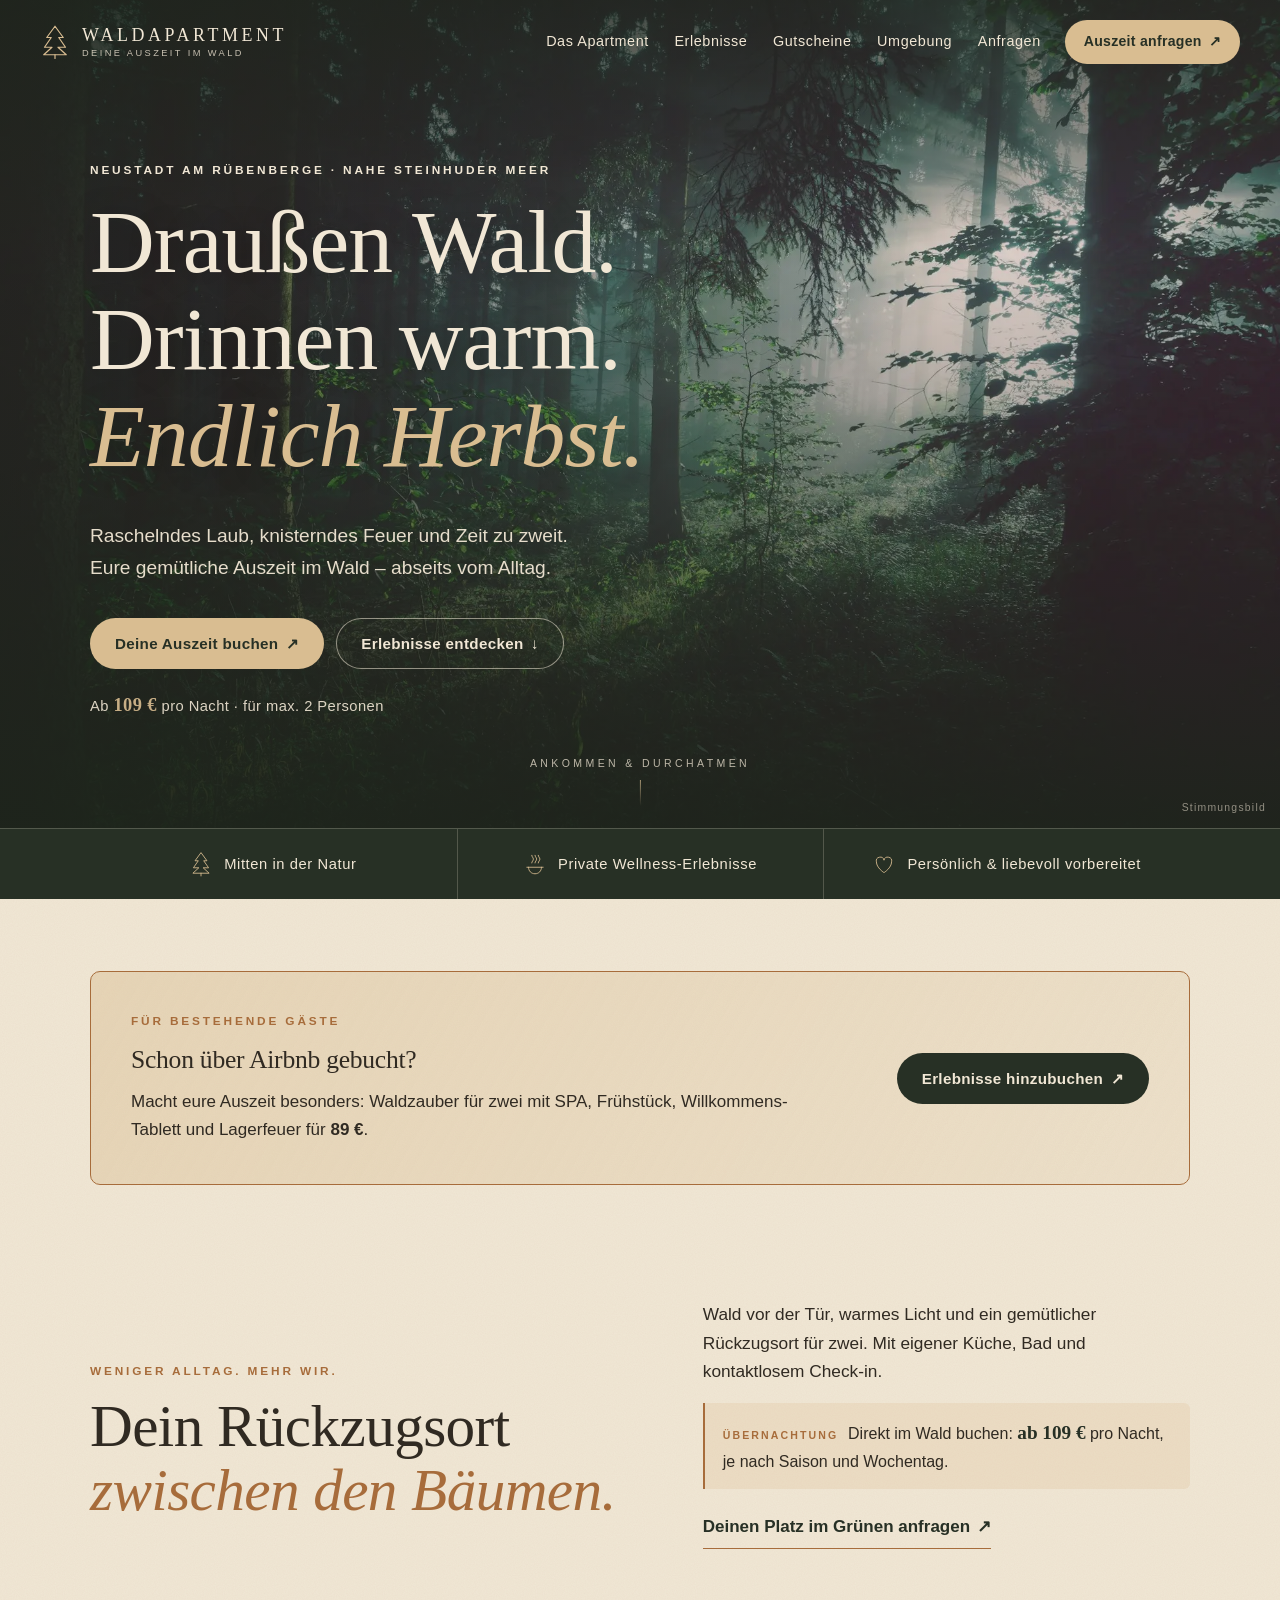
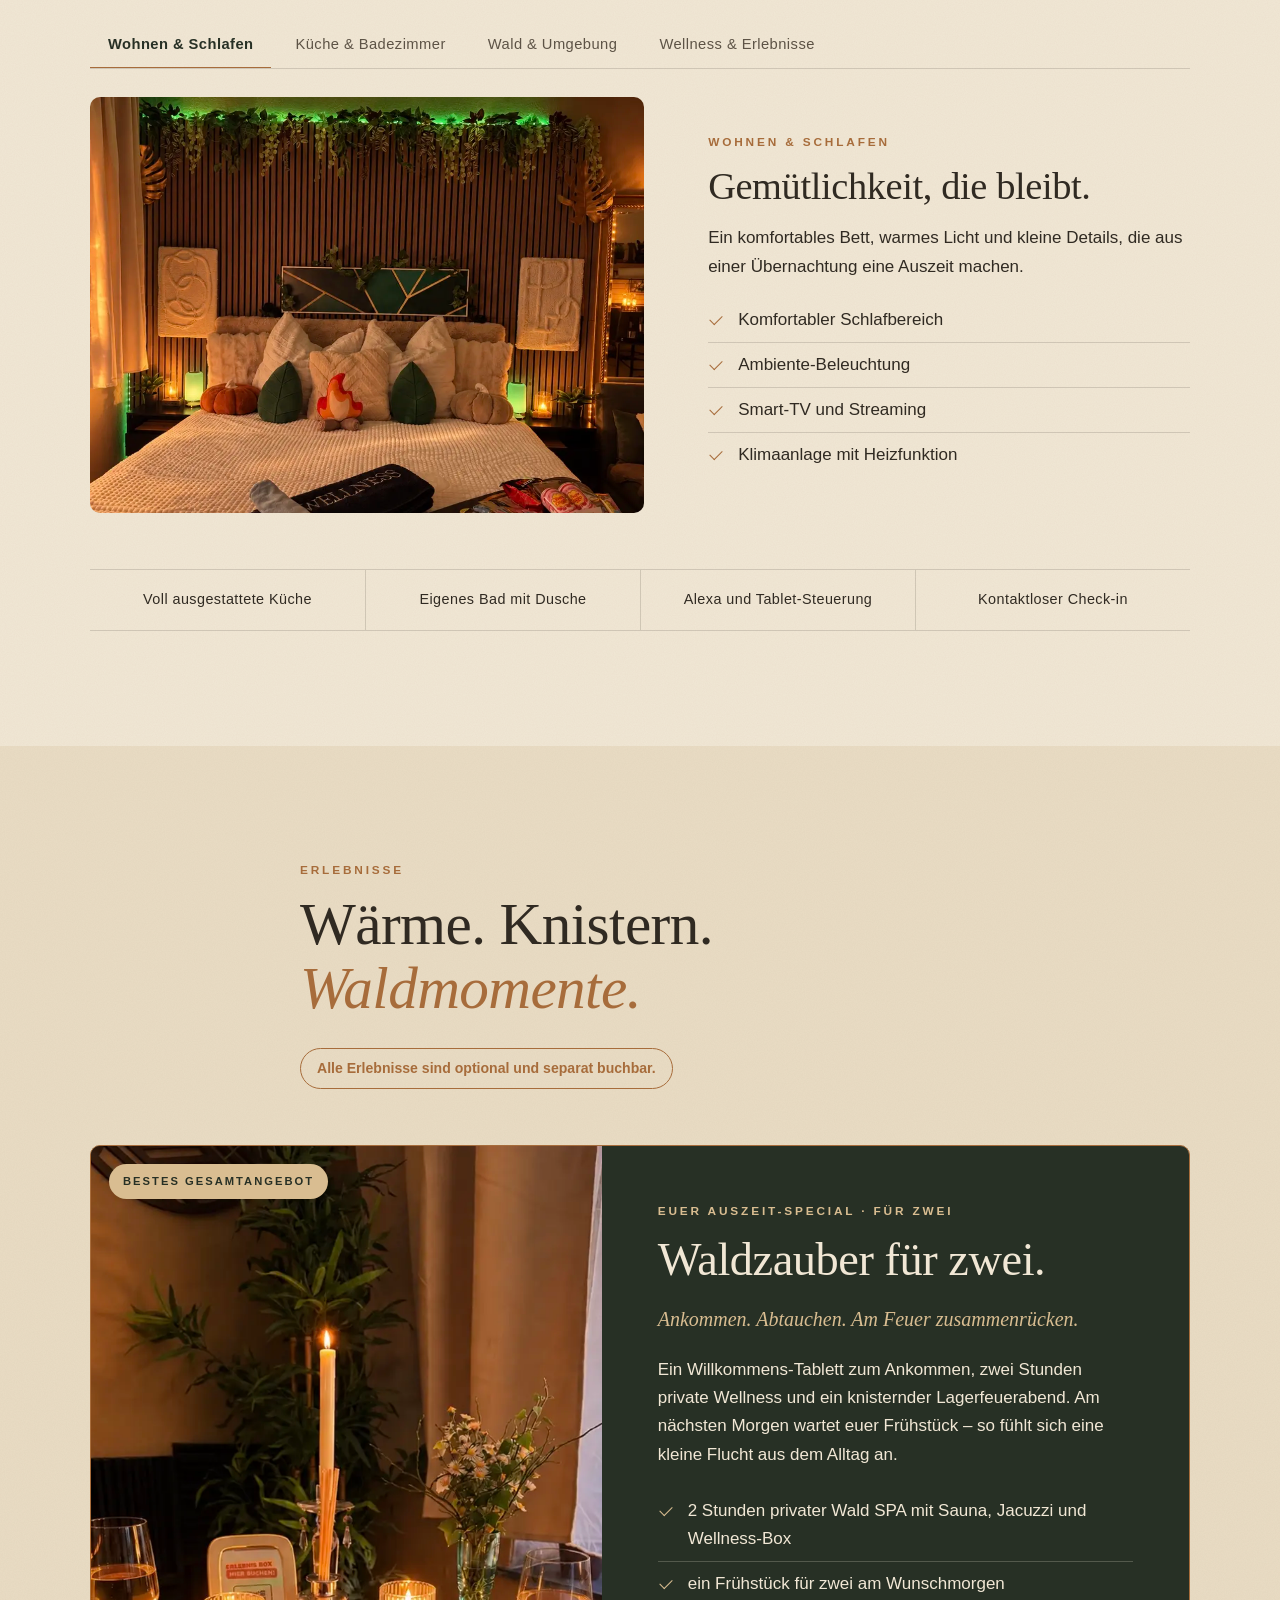
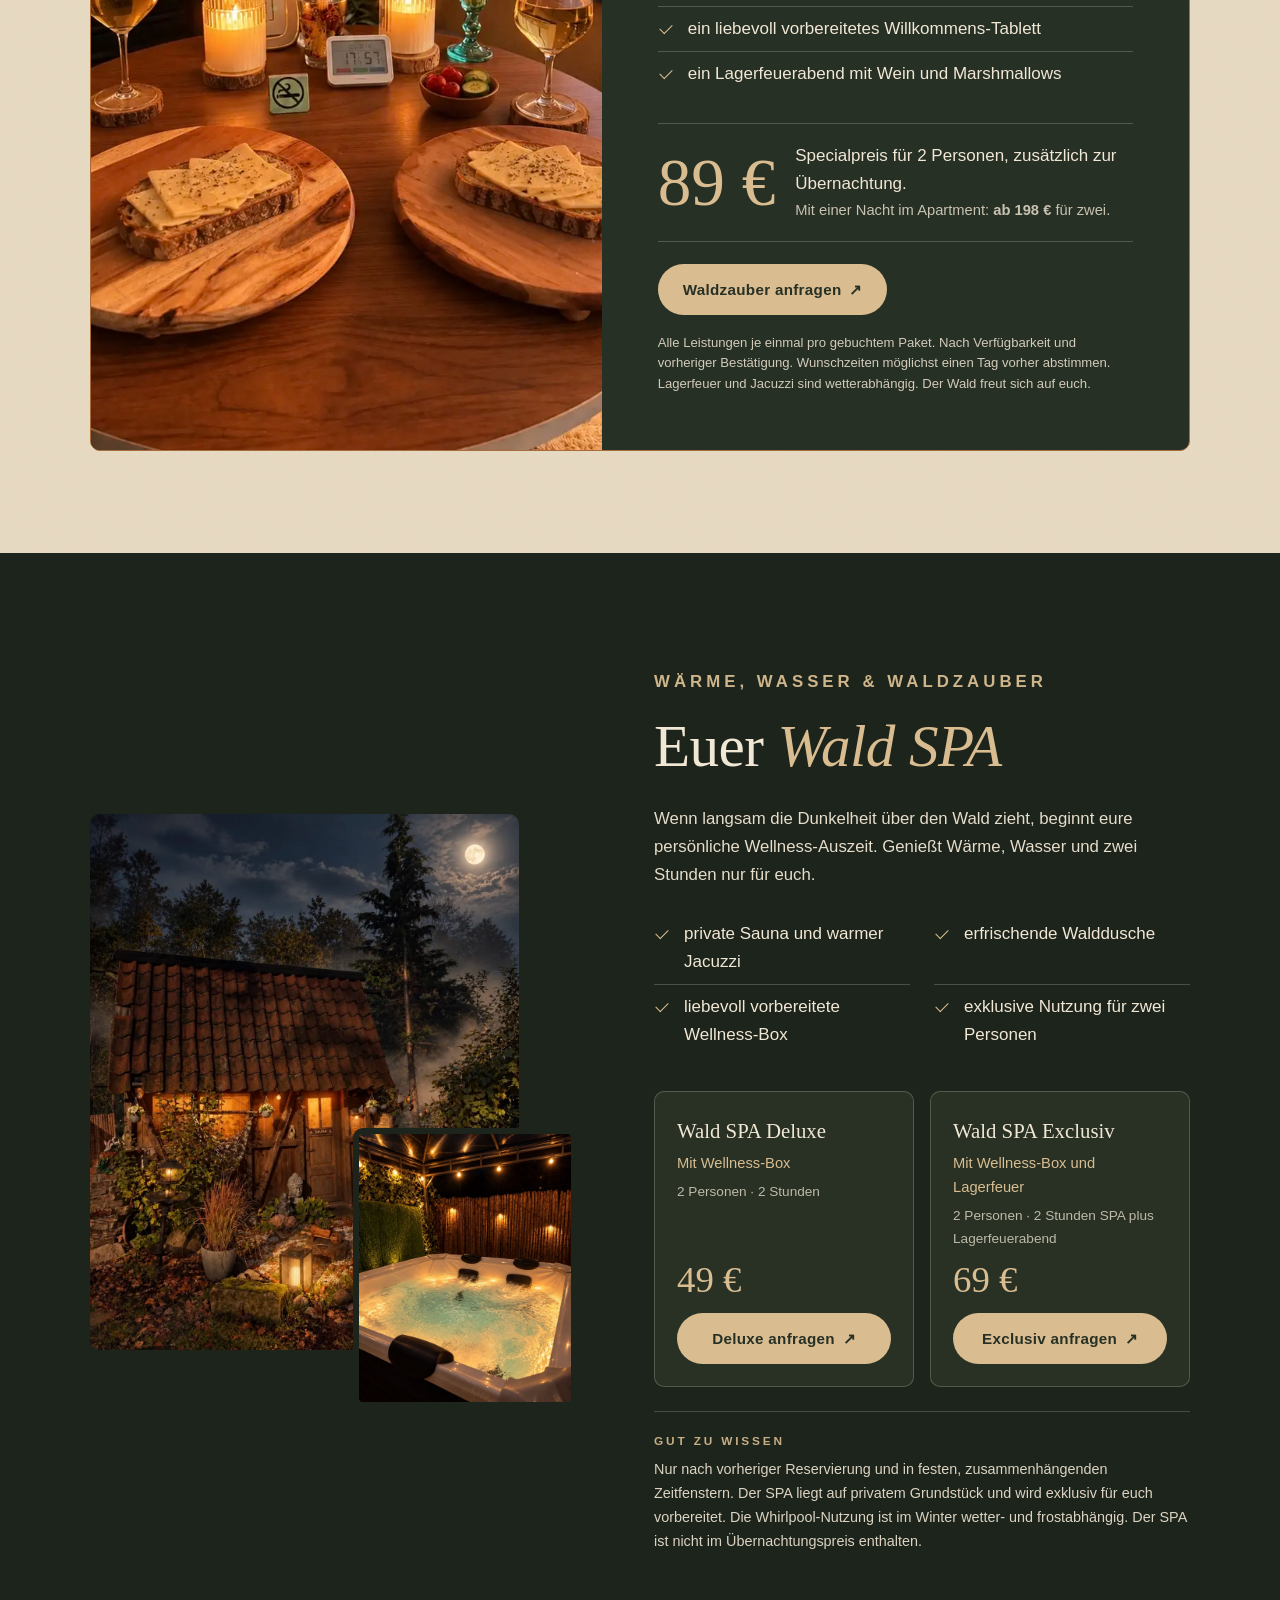
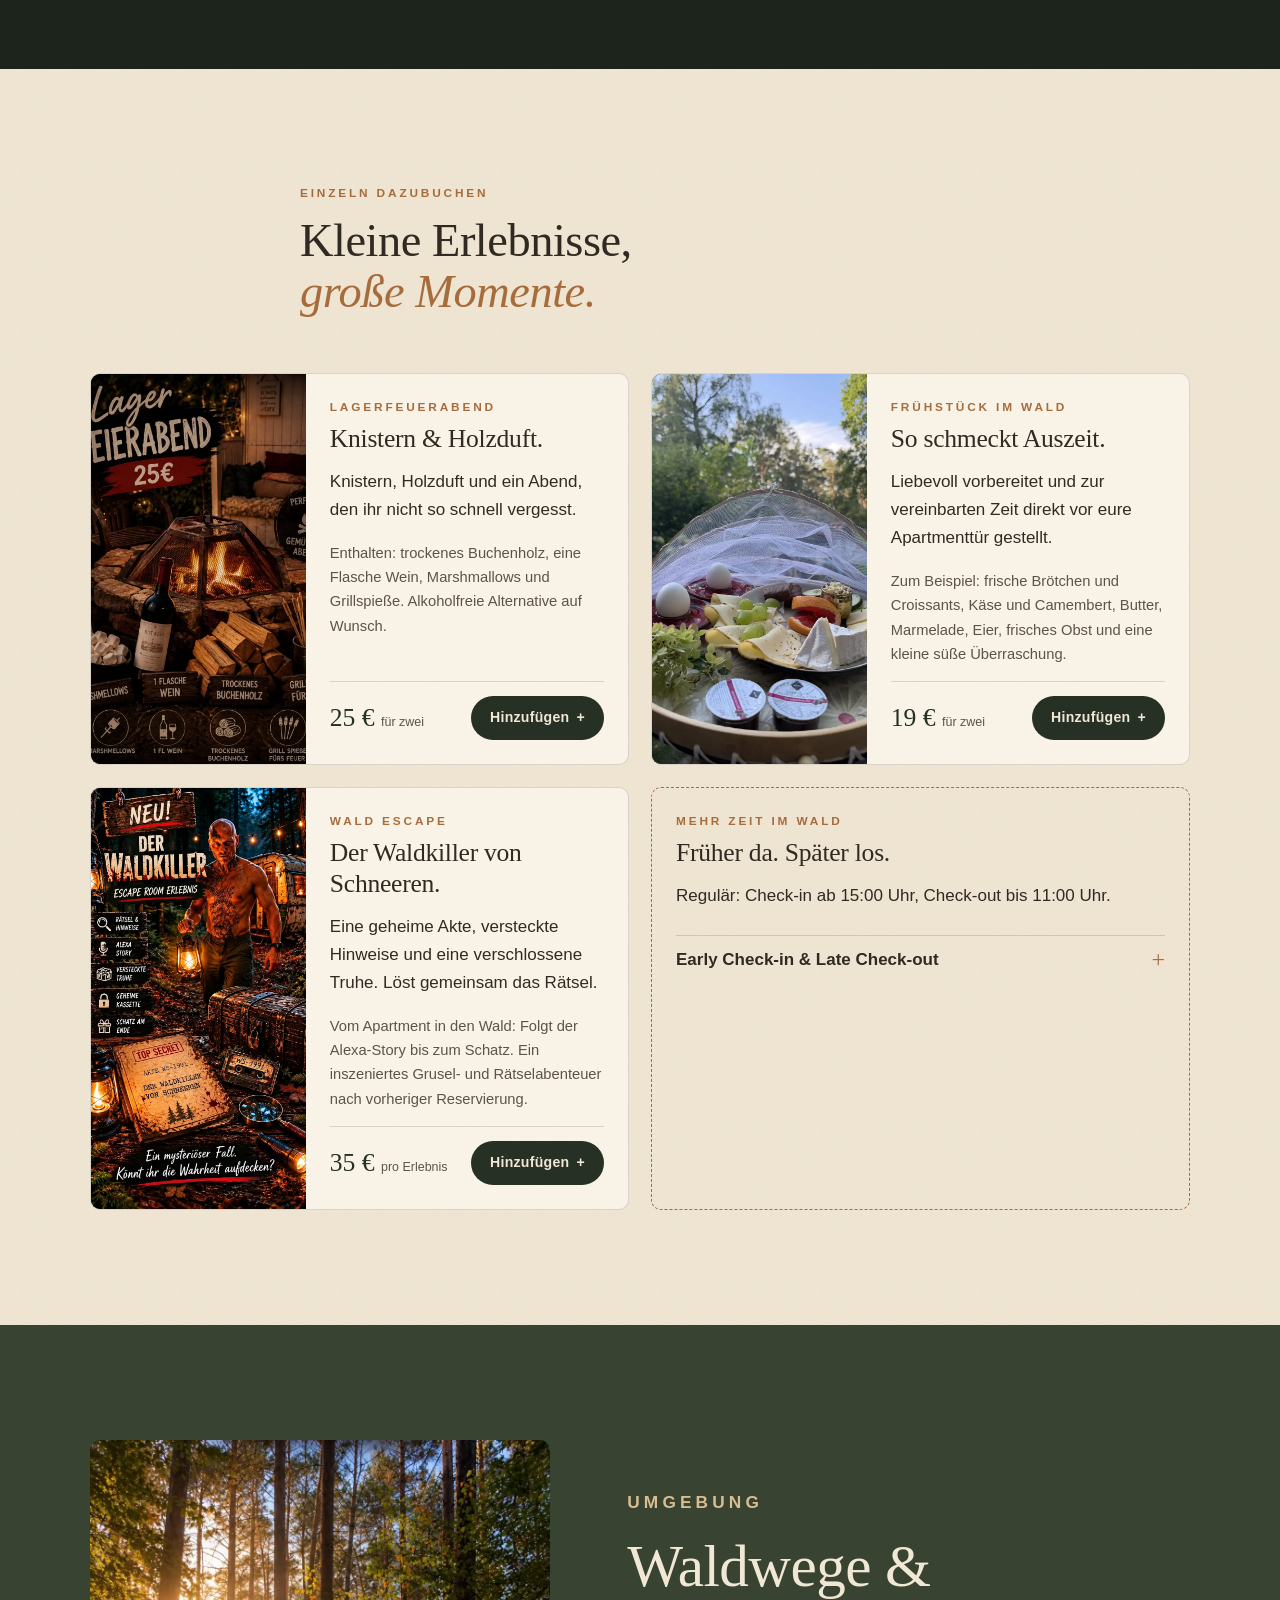
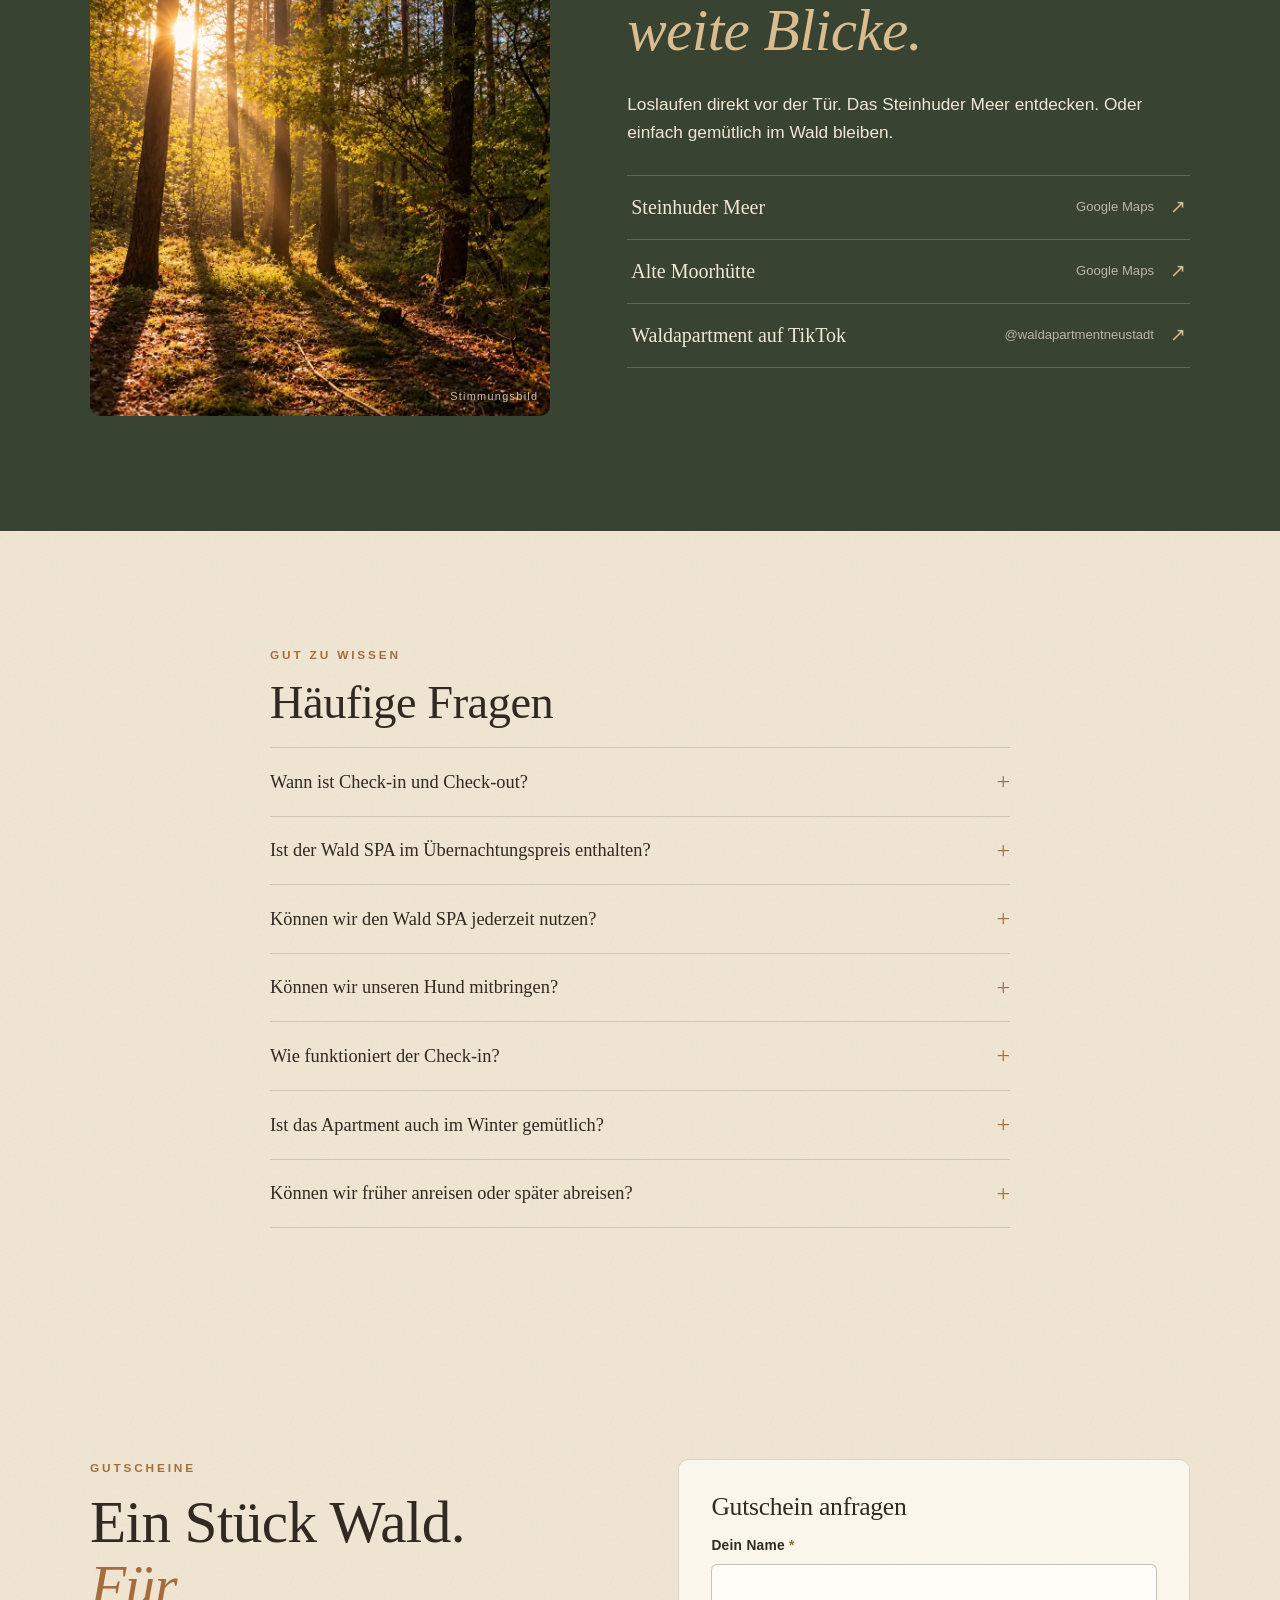
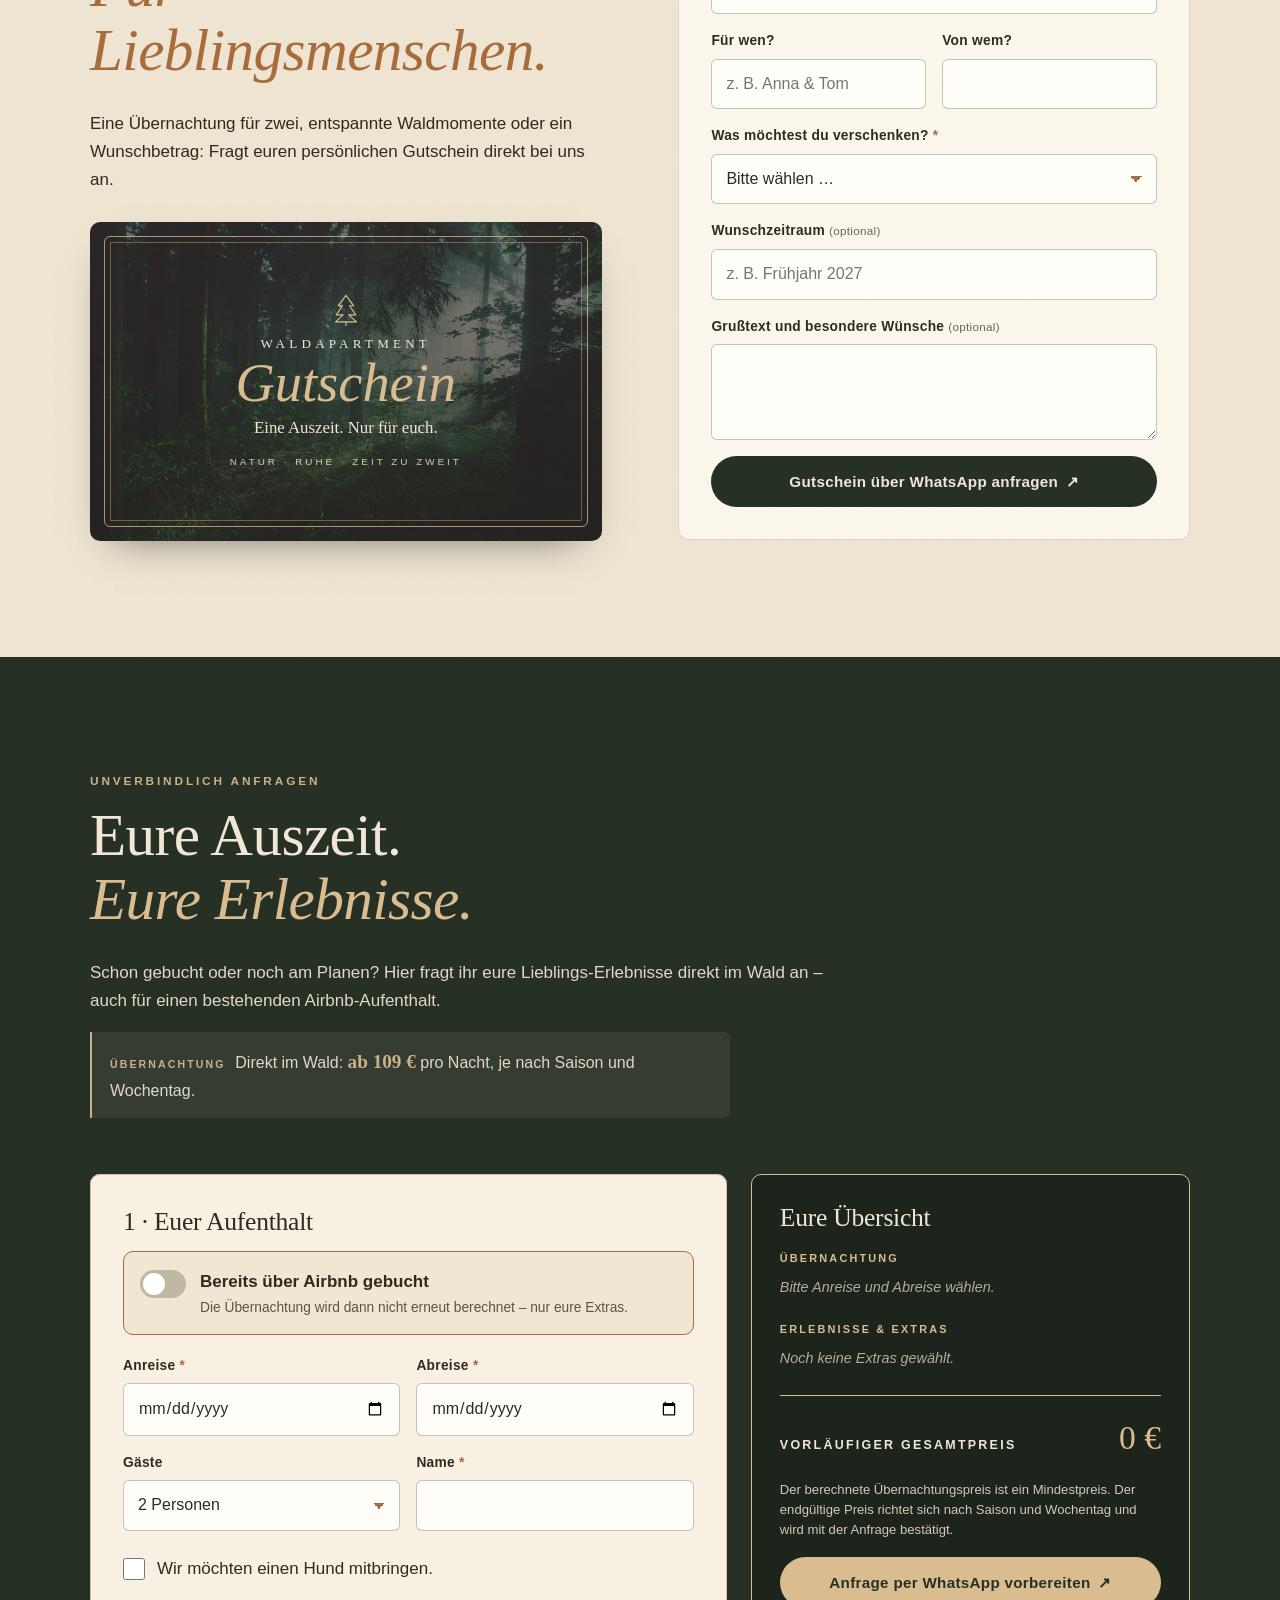
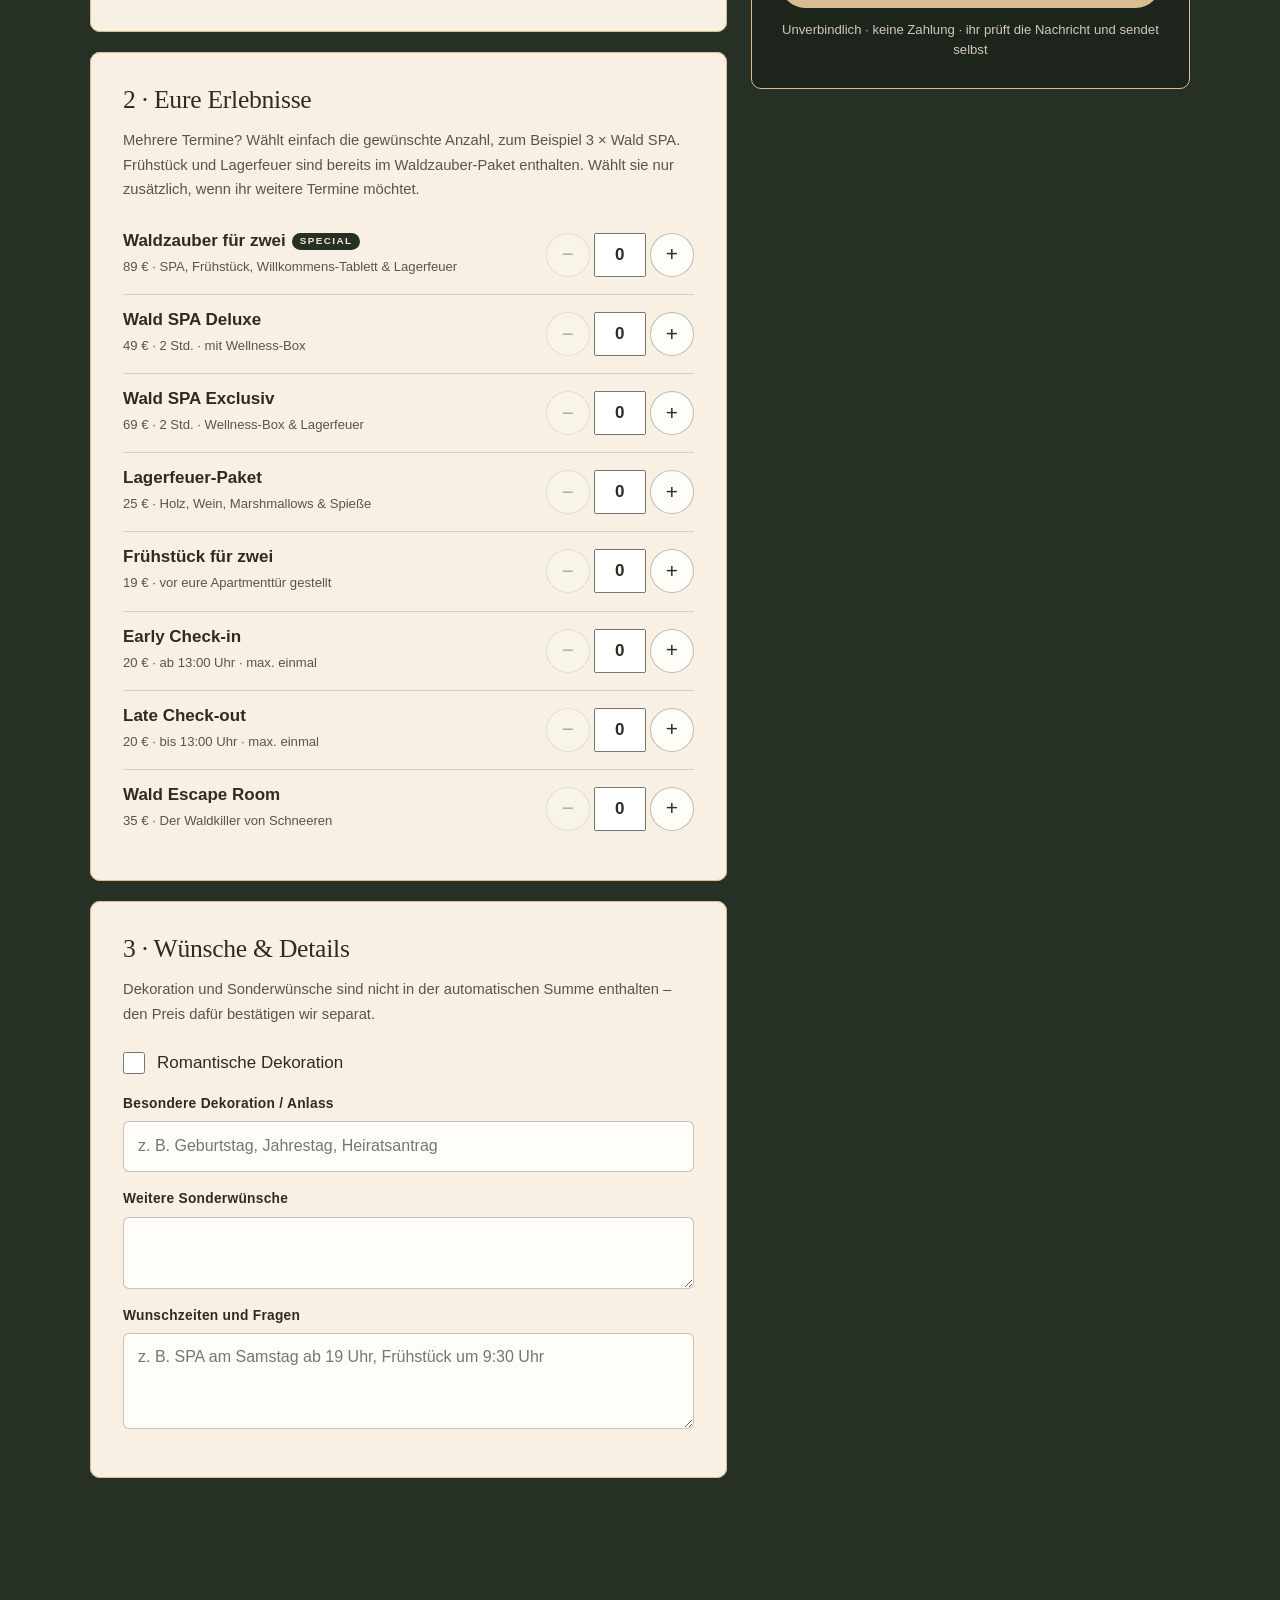
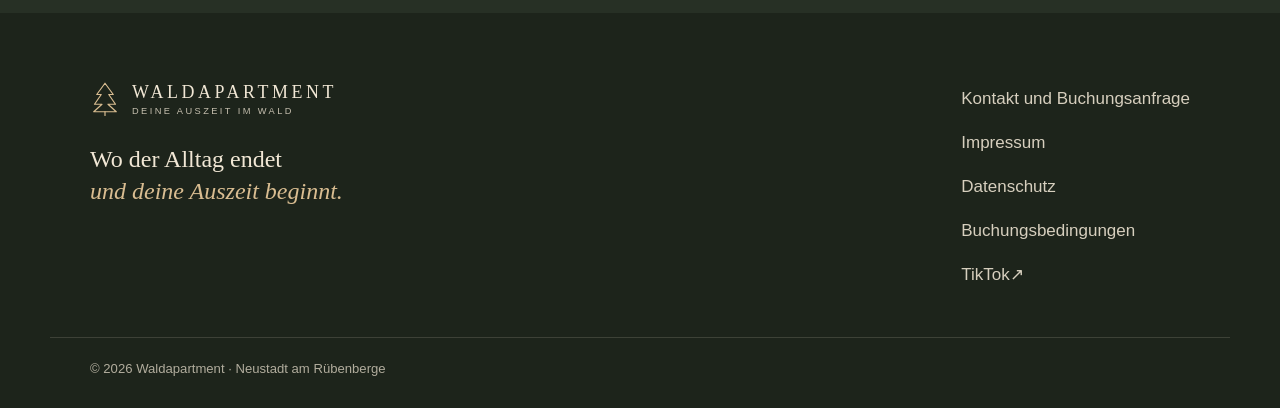
<file: index.html>
<!doctype html>
<html lang="de">
<head>
  <meta charset="utf-8">
  <meta name="viewport" content="width=device-width, initial-scale=1">
  <title>Waldapartment – Deine Auszeit im Wald | Steinhuder Meer</title>
  <meta name="description" content="Dein Waldapartment in Niedersachsen: romantische Auszeit zu zweit nahe dem Steinhuder Meer. Private Sauna, Whirlpool und besondere Waldmomente optional anfragen.">
  <meta name="theme-color" content="#273025">
  <meta property="og:type" content="website">
  <meta property="og:locale" content="de_DE">
  <meta property="og:site_name" content="Waldapartment">
  <meta property="og:title" content="Waldapartment – Deine Auszeit im Wald | Steinhuder Meer">
  <meta property="og:description" content="Romantische Auszeit zu zweit nahe dem Steinhuder Meer. Private Sauna, Whirlpool und besondere Waldmomente optional anfragen.">
  <meta property="og:image" content="assets/og-image.jpg">
  <meta property="og:image:width" content="1200">
  <meta property="og:image:height" content="630">
  <meta name="twitter:card" content="summary_large_image">
  <link rel="icon" href="assets/favicon.svg" type="image/svg+xml">
  <link rel="preload" as="image" href="assets/forest.webp" imagesrcset="assets/forest-sm.webp 1000w, assets/forest.webp 2000w" imagesizes="100vw">
  <link rel="stylesheet" href="style.css">
  <script>document.documentElement.classList.add('js');</script>
</head>
<body>
<a class="skip" href="#main">Zum Inhalt springen</a>

<!-- Symbol: schlichter Baum -->
<svg width="0" height="0" style="position:absolute" aria-hidden="true">
  <symbol id="tree" viewBox="0 0 40 48">
    <path d="M20 3 9 18h6L6 31h10L5 41h30L24 31h10l-9-13h6Z" fill="none" stroke="currentColor" stroke-width="1.6" stroke-linejoin="round"/>
    <path d="M20 41v5" stroke="currentColor" stroke-width="1.6" stroke-linecap="round"/>
  </symbol>
</svg>

<header class="site-header" id="header">
  <div class="header-inner">
    <a href="#top" class="brand" aria-label="Waldapartment – zum Seitenanfang">
      <svg class="brand-tree" aria-hidden="true"><use href="#tree"/></svg>
      <span class="brand-text">WALDAPARTMENT<small>DEINE AUSZEIT IM WALD</small></span>
    </a>
    <nav class="main-nav" id="main-nav" aria-label="Hauptnavigation">
      <a href="#apartment">Das Apartment</a>
      <a href="#erlebnisse">Erlebnisse</a>
      <a href="#gutschein">Gutscheine</a>
      <a href="#umgebung">Umgebung</a>
      <a href="#anfrage">Anfragen</a>
    </nav>
    <a class="btn btn-sand btn-sm header-cta" href="#anfrage"><span class="long">Auszeit anfragen</span><span class="short">Anfragen</span> <span aria-hidden="true">↗</span></a>
    <button class="menu-toggle" type="button" aria-controls="main-nav" aria-expanded="false" aria-label="Menü öffnen">
      <span></span><span></span><span></span>
    </button>
  </div>
</header>

<main id="main">
  <!-- HERO -->
  <section class="hero" id="top">
    <img class="hero-img" src="assets/forest.webp" srcset="assets/forest-sm.webp 1000w, assets/forest.webp 2000w" sizes="100vw" alt="Stimmungsbild: Nebliger Wald im weichen Morgenlicht" width="2000" height="1333" fetchpriority="high">
    <div class="hero-shade" aria-hidden="true"></div>
    <div class="hero-content container">
      <p class="eyebrow">Neustadt am Rübenberge · Nahe Steinhuder Meer</p>
      <h1 class="display">Draußen Wald.<br>Drinnen warm.<br><em>Endlich Herbst.</em></h1>
      <p class="hero-lead">Raschelndes Laub, knisterndes Feuer und Zeit zu zweit.<br>Eure gemütliche Auszeit im Wald – abseits vom Alltag.</p>
      <div class="btn-row">
        <a class="btn btn-sand" href="#anfrage">Deine Auszeit buchen <span aria-hidden="true">↗</span></a>
        <a class="btn btn-ghost" href="#erlebnisse">Erlebnisse entdecken <span aria-hidden="true">↓</span></a>
      </div>
      <p class="hero-price">Ab <strong>109 €</strong> pro Nacht · für max. 2 Personen</p>
    </div>
    <p class="hero-hint" aria-hidden="true">Ankommen &amp; Durchatmen</p>
    <p class="photo-note">Stimmungsbild</p>
  </section>

  <!-- VERTRAUEN -->
  <section class="trust" aria-label="Das erwartet euch">
    <ul class="container trust-list">
      <li><svg aria-hidden="true"><use href="#tree"/></svg>Mitten in der Natur</li>
      <li><svg aria-hidden="true" viewBox="0 0 40 48"><path d="M8 30c0 7 5 12 12 12s12-5 12-12M5 30h30M14 22c0-3 3-4 3-7s-3-4-3-7M20 22c0-3 3-4 3-7s-3-4-3-7M26 22c0-3 3-4 3-7s-3-4-3-7" fill="none" stroke="currentColor" stroke-width="1.6" stroke-linecap="round"/></svg>Private Wellness-Erlebnisse</li>
      <li><svg aria-hidden="true" viewBox="0 0 40 48"><path d="M20 40S6 31 6 20a7 7 0 0 1 14-3 7 7 0 0 1 14 3c0 11-14 20-14 20Z" fill="none" stroke="currentColor" stroke-width="1.6" stroke-linejoin="round"/></svg>Persönlich &amp; liebevoll vorbereitet</li>
    </ul>
  </section>

  <!-- AIRBNB -->
  <section class="airbnb container reveal" aria-labelledby="airbnb-title">
    <div class="airbnb-card">
      <div>
        <p class="eyebrow eyebrow-copper">Für bestehende Gäste</p>
        <h2 id="airbnb-title" class="h3">Schon über Airbnb gebucht?</h2>
        <p>Macht eure Auszeit besonders: Waldzauber für zwei mit SPA, Frühstück, Willkommens-Tablett und Lagerfeuer für <strong>89 €</strong>.</p>
      </div>
      <button type="button" class="btn btn-forest" data-airbnb>Erlebnisse hinzubuchen <span aria-hidden="true">↗</span></button>
    </div>
  </section>

  <!-- APARTMENT -->
  <section class="section apartment" id="apartment" aria-labelledby="apartment-title">
    <div class="container intro-grid reveal">
      <div>
        <p class="eyebrow eyebrow-copper">Weniger Alltag. Mehr wir.</p>
        <h2 id="apartment-title" class="display-2">Dein Rückzugsort<br><em>zwischen den Bäumen.</em></h2>
      </div>
      <div class="intro-text">
        <p>Wald vor der Tür, warmes Licht und ein gemütlicher Rückzugsort für zwei. Mit eigener Küche, Bad und kontaktlosem Check-in.</p>
        <p class="price-tag"><span class="price-label">Übernachtung</span> Direkt im Wald buchen: <strong>ab 109 €</strong> pro Nacht, je nach Saison und Wochentag.</p>
        <a class="link-arrow" href="#anfrage">Deinen Platz im Grünen anfragen <span aria-hidden="true">↗</span></a>
      </div>
    </div>

    <div class="container gallery reveal">
      <div class="tabs" role="tablist" aria-label="Apartment-Bereiche">
        <button role="tab" id="tab-1" aria-controls="panel-gallery" aria-selected="true" tabindex="0" data-tab="0">Wohnen &amp; Schlafen</button>
        <button role="tab" id="tab-2" aria-controls="panel-gallery" aria-selected="false" tabindex="-1" data-tab="1">Küche &amp; Badezimmer</button>
        <button role="tab" id="tab-3" aria-controls="panel-gallery" aria-selected="false" tabindex="-1" data-tab="2">Wald &amp; Umgebung</button>
        <button role="tab" id="tab-4" aria-controls="panel-gallery" aria-selected="false" tabindex="-1" data-tab="3">Wellness &amp; Erlebnisse</button>
      </div>
      <div class="gallery-panel" id="panel-gallery" role="tabpanel" aria-labelledby="tab-1" tabindex="0">
        <figure class="gallery-media" id="gallery-media">
          <img src="assets/bedroom.webp" alt="Schlafbereich mit Holzlamellen-Wand, Efeu-Girlande, warmem Licht und gemütlichen Kissen" width="1100" height="1402" loading="lazy">
        </figure>
        <div class="gallery-text">
          <p class="eyebrow eyebrow-copper" id="gallery-kicker">Wohnen &amp; Schlafen</p>
          <h3 class="h2" id="gallery-title">Gemütlichkeit, die bleibt.</h3>
          <p id="gallery-desc">Ein komfortables Bett, warmes Licht und kleine Details, die aus einer Übernachtung eine Auszeit machen.</p>
          <ul class="check-list" id="gallery-list">
            <li>Komfortabler Schlafbereich</li>
            <li>Ambiente-Beleuchtung</li>
            <li>Smart-TV und Streaming</li>
            <li>Klimaanlage mit Heizfunktion</li>
          </ul>
        </div>
      </div>
      <ul class="feature-strip">
        <li>Voll ausgestattete Küche</li>
        <li>Eigenes Bad mit Dusche</li>
        <li>Alexa und Tablet-Steuerung</li>
        <li>Kontaktloser Check-in</li>
      </ul>
    </div>
  </section>

  <!-- ERLEBNISSE -->
  <section class="section experiences" id="erlebnisse" aria-labelledby="erlebnisse-title">
    <div class="container section-head reveal">
      <p class="eyebrow eyebrow-copper">Erlebnisse</p>
      <h2 id="erlebnisse-title" class="display-2">Wärme. Knistern.<br><em>Waldmomente.</em></h2>
      <p class="note-pill">Alle Erlebnisse sind optional und separat buchbar.</p>
    </div>

    <!-- WALDZAUBER -->
    <article class="container special reveal" aria-labelledby="special-title">
      <div class="special-card">
        <figure class="special-media">
          <img src="assets/willkommen.webp" alt="Gedeckter Tisch mit Kerzen, zwei Gläsern Weißwein und belegtem Brot auf Holzbrettern" width="1000" height="1290" loading="lazy">
          <span class="badge">Bestes Gesamtangebot</span>
        </figure>
        <div class="special-body">
          <p class="eyebrow eyebrow-sand">Euer Auszeit-Special · für zwei</p>
          <h3 id="special-title" class="display-3">Waldzauber für zwei.</h3>
          <p class="special-lead"><em>Ankommen. Abtauchen. Am Feuer zusammenrücken.</em></p>
          <p>Ein Willkommens-Tablett zum Ankommen, zwei Stunden private Wellness und ein knisternder Lagerfeuerabend. Am nächsten Morgen wartet euer Frühstück – so fühlt sich eine kleine Flucht aus dem Alltag an.</p>
          <ul class="check-list check-light">
            <li>2 Stunden privater Wald SPA mit Sauna, Jacuzzi und Wellness-Box</li>
            <li>ein Frühstück für zwei am Wunschmorgen</li>
            <li>ein liebevoll vorbereitetes Willkommens-Tablett</li>
            <li>ein Lagerfeuerabend mit Wein und Marshmallows</li>
          </ul>
          <div class="special-price">
            <p class="big-price">89 €</p>
            <div>
              <p>Specialpreis für 2 Personen, zusätzlich zur Übernachtung.</p>
              <p class="muted-light">Mit einer Nacht im Apartment: <strong>ab 198 €</strong> für zwei.</p>
            </div>
          </div>
          <button type="button" class="btn btn-sand" data-add="waldzauber">Waldzauber anfragen <span aria-hidden="true">↗</span></button>
          <p class="fine">Alle Leistungen je einmal pro gebuchtem Paket. Nach Verfügbarkeit und vorheriger Bestätigung. Wunschzeiten möglichst einen Tag vorher abstimmen. Lagerfeuer und Jacuzzi sind wetterabhängig. Der Wald freut sich auf euch.</p>
        </div>
      </div>
    </article>
  </section>

  <!-- WALD SPA -->
  <section class="spa" id="spa" aria-labelledby="spa-title">
    <div class="container spa-grid">
      <div class="spa-media reveal">
        <img class="spa-main" src="assets/sauna-nacht.webp" alt="Saunahütte im Garten bei Nacht, beleuchtet von Laternen und Mondlicht" width="1100" height="1432" loading="lazy">
        <img class="spa-inset" src="assets/jacuzzi.webp" alt="Beleuchteter Jacuzzi unter dem Pavillon mit Lichterkette" width="1100" height="1428" loading="lazy">
      </div>
      <div class="spa-body reveal">
        <p class="eyebrow eyebrow-sand">Wärme, Wasser &amp; Waldzauber</p>
        <h2 id="spa-title" class="display-2">Euer <em>Wald SPA</em></h2>
        <p>Wenn langsam die Dunkelheit über den Wald zieht, beginnt eure persönliche Wellness-Auszeit. Genießt Wärme, Wasser und zwei Stunden nur für euch.</p>
        <ul class="check-list check-light two-col">
          <li>private Sauna und warmer Jacuzzi</li>
          <li>erfrischende Walddusche</li>
          <li>liebevoll vorbereitete Wellness-Box</li>
          <li>exklusive Nutzung für zwei Personen</li>
        </ul>
        <div class="spa-packages">
          <div class="package">
            <p class="package-name">Wald SPA Deluxe</p>
            <p class="package-sub">Mit Wellness-Box</p>
            <p class="package-meta">2 Personen · 2 Stunden</p>
            <p class="package-price">49 €</p>
            <button type="button" class="btn btn-sand btn-block" data-add="spaDeluxe">Deluxe anfragen <span aria-hidden="true">↗</span></button>
          </div>
          <div class="package">
            <p class="package-name">Wald SPA Exclusiv</p>
            <p class="package-sub">Mit Wellness-Box und Lagerfeuer</p>
            <p class="package-meta">2 Personen · 2 Stunden SPA plus Lagerfeuerabend</p>
            <p class="package-price">69 €</p>
            <button type="button" class="btn btn-sand btn-block" data-add="spaExclusiv">Exclusiv anfragen <span aria-hidden="true">↗</span></button>
          </div>
        </div>
        <div class="good-to-know">
          <p class="eyebrow eyebrow-sand">Gut zu wissen</p>
          <p>Nur nach vorheriger Reservierung und in festen, zusammenhängenden Zeitfenstern. Der SPA liegt auf privatem Grundstück und wird exklusiv für euch vorbereitet. Die Whirlpool-Nutzung ist im Winter wetter- und frostabhängig. Der SPA ist nicht im Übernachtungspreis enthalten.</p>
        </div>
      </div>
    </div>
  </section>

  <!-- EINZELNE ERLEBNISSE -->
  <section class="section singles" aria-labelledby="singles-title">
    <div class="container section-head reveal">
      <p class="eyebrow eyebrow-copper">Einzeln dazubuchen</p>
      <h2 id="singles-title" class="display-3">Kleine Erlebnisse,<br><em>große Momente.</em></h2>
    </div>
    <div class="container card-grid">
      <article class="exp-card reveal">
        <figure class="exp-media"><img src="assets/lagerfeuerabend.webp" alt="Feuerschale mit Buchenholz, einer Flasche Wein, Marshmallows und Grillspießen" width="1000" height="1391" loading="lazy"></figure>
        <div class="exp-body">
          <p class="eyebrow eyebrow-copper">Lagerfeuerabend</p>
          <h3 class="h3">Knistern &amp; Holzduft.</h3>
          <p>Knistern, Holzduft und ein Abend, den ihr nicht so schnell vergesst.</p>
          <p class="small">Enthalten: trockenes Buchenholz, eine Flasche Wein, Marshmallows und Grillspieße. Alkoholfreie Alternative auf Wunsch.</p>
          <div class="exp-foot">
            <p class="exp-price">25 € <span>für zwei</span></p>
            <button type="button" class="btn btn-forest btn-sm" data-add="lagerfeuer">Hinzufügen <span aria-hidden="true">+</span></button>
          </div>
        </div>
      </article>
      <article class="exp-card reveal">
        <figure class="exp-media"><img src="assets/breakfast.webp" alt="Frühstückstablett mit Käse, Camembert, Eiern, Obst und Marmelade im Garten" width="1000" height="1333" loading="lazy"></figure>
        <div class="exp-body">
          <p class="eyebrow eyebrow-copper">Frühstück im Wald</p>
          <h3 class="h3">So schmeckt Auszeit.</h3>
          <p>Liebevoll vorbereitet und zur vereinbarten Zeit direkt vor eure Apartmenttür gestellt.</p>
          <p class="small">Zum Beispiel: frische Brötchen und Croissants, Käse und Camembert, Butter, Marmelade, Eier, frisches Obst und eine kleine süße Überraschung.</p>
          <div class="exp-foot">
            <p class="exp-price">19 € <span>für zwei</span></p>
            <button type="button" class="btn btn-forest btn-sm" data-add="fruehstueck">Hinzufügen <span aria-hidden="true">+</span></button>
          </div>
        </div>
      </article>
      <article class="exp-card reveal">
        <figure class="exp-media"><img src="assets/waldkiller.webp" alt="Plakat zum Wald-Escape „Der Waldkiller“ mit Laternen, Truhe und geheimer Akte" width="900" height="1599" loading="lazy"></figure>
        <div class="exp-body">
          <p class="eyebrow eyebrow-copper">Wald Escape</p>
          <h3 class="h3">Der Waldkiller von Schneeren.</h3>
          <p>Eine geheime Akte, versteckte Hinweise und eine verschlossene Truhe. Löst gemeinsam das Rätsel.</p>
          <p class="small">Vom Apartment in den Wald: Folgt der Alexa-Story bis zum Schatz. Ein inszeniertes Grusel- und Rätselabenteuer nach vorheriger Reservierung.</p>
          <div class="exp-foot">
            <p class="exp-price">35 € <span>pro Erlebnis</span></p>
            <button type="button" class="btn btn-forest btn-sm" data-add="escape">Hinzufügen <span aria-hidden="true">+</span></button>
          </div>
        </div>
      </article>
      <article class="exp-card exp-card-text reveal">
        <div class="exp-body">
          <p class="eyebrow eyebrow-copper">Mehr Zeit im Wald</p>
          <h3 class="h3">Früher da. Später los.</h3>
          <p>Regulär: Check-in ab 15:00 Uhr, Check-out bis 11:00 Uhr.</p>
          <details class="disclosure">
            <summary>Early Check-in &amp; Late Check-out</summary>
            <div class="disclosure-body">
              <div class="time-option">
                <div><p class="strong">Early Check-in ab 13:00 Uhr</p><p class="exp-price">20 €</p></div>
                <button type="button" class="btn btn-forest btn-sm" data-add="early">Hinzufügen <span aria-hidden="true">+</span></button>
              </div>
              <div class="time-option">
                <div><p class="strong">Late Check-out bis 13:00 Uhr</p><p class="exp-price">20 €</p></div>
                <button type="button" class="btn btn-forest btn-sm" data-add="late">Hinzufügen <span aria-hidden="true">+</span></button>
              </div>
              <p class="small">Beide Leistungen nur nach Verfügbarkeit und Bestätigung, jeweils einmal pro Aufenthalt.</p>
            </div>
          </details>
        </div>
      </article>
    </div>
  </section>

  <!-- UMGEBUNG -->
  <section class="surroundings" id="umgebung" aria-labelledby="umgebung-title">
    <div class="container surroundings-grid">
      <figure class="surroundings-media reveal">
        <img src="assets/waldweg.webp" alt="Stimmungsbild: Sonnenlicht fällt durch hohe Kiefern auf den Waldboden" width="1000" height="1242" loading="lazy">
        <figcaption>Stimmungsbild</figcaption>
      </figure>
      <div class="reveal">
        <p class="eyebrow eyebrow-copper">Umgebung</p>
        <h2 id="umgebung-title" class="display-2">Waldwege &amp;<br><em>weite Blicke.</em></h2>
        <p>Loslaufen direkt vor der Tür. Das Steinhuder Meer entdecken. Oder einfach gemütlich im Wald bleiben.</p>
        <ul class="link-list">
          <li><a href="https://www.google.com/maps/search/?api=1&amp;query=Steinhuder+Meer" target="_blank" rel="noopener noreferrer"><span>Steinhuder Meer</span><small>Google Maps</small><b aria-hidden="true">↗</b><span class="sr-only">(öffnet in neuem Tab)</span></a></li>
          <li><a href="https://www.google.com/maps/search/?api=1&amp;query=Alte+Moorh%C3%BCtte" target="_blank" rel="noopener noreferrer"><span>Alte Moorhütte</span><small>Google Maps</small><b aria-hidden="true">↗</b><span class="sr-only">(öffnet in neuem Tab)</span></a></li>
          <li><a href="https://www.tiktok.com/@waldapartmentneustadt" target="_blank" rel="noopener noreferrer"><span>Waldapartment auf TikTok</span><small>@waldapartmentneustadt</small><b aria-hidden="true">↗</b><span class="sr-only">(öffnet in neuem Tab)</span></a></li>
        </ul>
      </div>
    </div>
  </section>

  <!-- FAQ -->
  <section class="section faq" aria-labelledby="faq-title">
    <div class="container narrow reveal">
      <p class="eyebrow eyebrow-copper">Gut zu wissen</p>
      <h2 id="faq-title" class="display-3">Häufige Fragen</h2>
      <div class="faq-list">
        <details><summary>Wann ist Check-in und Check-out?</summary><p>Check-in ist ab 15:00 Uhr möglich, Check-out bis 11:00 Uhr.</p></details>
        <details><summary>Ist der Wald SPA im Übernachtungspreis enthalten?</summary><p>Nein. Der private Wald SPA ist ein optionales, separat buchbares Erlebnis. Wald SPA Deluxe kostet 49 €, Wald SPA Exclusiv mit Lagerfeuer 69 €. Beide Pakete beinhalten zwei Stunden SPA für zwei Personen. Das Waldzauber-Special für 89 € enthält zusätzlich Frühstück, Willkommens-Tablett und Lagerfeuer. Die Übernachtung wird separat berechnet.</p></details>
        <details><summary>Können wir den Wald SPA jederzeit nutzen?</summary><p>Die Nutzung erfolgt ausschließlich in vorab reservierten, zusammenhängenden Zeitfenstern. Der Bereich liegt auf privatem Grundstück und wird für jeden Termin vorbereitet.</p></details>
        <details><summary>Können wir unseren Hund mitbringen?</summary><p>Hunde sind nach Absprache willkommen. Erwähnt euren Hund einfach in eurer Anfrage.</p></details>
        <details><summary>Wie funktioniert der Check-in?</summary><p>Ihr checkt kontaktlos über einen persönlichen Zugangscode ein. Alle notwendigen Informationen erhaltet ihr vor eurer Anreise.</p></details>
        <details><summary>Ist das Apartment auch im Winter gemütlich?</summary><p>Ja. Die Klimaanlage verfügt über eine Heizfunktion. Die Whirlpool-Nutzung kann bei Frost eingeschränkt sein.</p></details>
        <details><summary>Können wir früher anreisen oder später abreisen?</summary><p>Nach Verfügbarkeit und vorheriger Bestätigung: Early Check-in ab 13:00 Uhr oder Late Check-out bis 13:00 Uhr für jeweils 20 €.</p></details>
      </div>
    </div>
  </section>

  <!-- GUTSCHEIN -->
  <section class="section voucher" id="gutschein" aria-labelledby="gutschein-title">
    <div class="container voucher-grid">
      <div class="reveal">
        <p class="eyebrow eyebrow-copper">Gutscheine</p>
        <h2 id="gutschein-title" class="display-2">Ein Stück Wald.<br><em>Für Lieblingsmenschen.</em></h2>
        <p>Eine Übernachtung für zwei, entspannte Waldmomente oder ein Wunschbetrag: Fragt euren persönlichen Gutschein direkt bei uns an.</p>
        <div class="voucher-preview" aria-label="Gutschein-Vorschau">
          <div class="voucher-frame">
            <svg aria-hidden="true"><use href="#tree"/></svg>
            <p class="v-brand">WALDAPARTMENT</p>
            <p class="v-title">Gutschein</p>
            <p class="v-sub">Eine Auszeit. Nur für euch.</p>
            <p class="v-line">NATUR · RUHE · ZEIT ZU ZWEIT</p>
          </div>
        </div>
      </div>

      <form class="form-card reveal" id="voucher-form" novalidate>
        <h3 class="h3">Gutschein anfragen</h3>
        <div class="field">
          <label for="v-name">Dein Name <span class="req">*</span></label>
          <input id="v-name" name="name" type="text" autocomplete="name" required>
        </div>
        <div class="field-row">
          <div class="field">
            <label for="v-for">Für wen?</label>
            <input id="v-for" name="for" type="text" placeholder="z. B. Anna &amp; Tom">
          </div>
          <div class="field">
            <label for="v-from">Von wem?</label>
            <input id="v-from" name="from" type="text">
          </div>
        </div>
        <div class="field">
          <label for="v-what">Was möchtest du verschenken? <span class="req">*</span></label>
          <select id="v-what" name="what" required>
            <option value="">Bitte wählen …</option>
            <option>Übernachtung für zwei</option>
            <option>Waldzauber für zwei (89 €, zusätzlich zur Übernachtung)</option>
            <option>Wald SPA Deluxe (49 €)</option>
            <option>Wald SPA Exclusiv (69 €)</option>
            <option>Lagerfeuerabend (25 €)</option>
            <option>Frühstück für zwei (19 €)</option>
            <option>Wald Escape (35 €)</option>
            <option value="custom">Wunschbetrag / Sonstiges</option>
          </select>
        </div>
        <div class="field" id="v-custom-wrap" hidden>
          <label for="v-custom">Wunschbetrag oder Beschreibung <span class="req">*</span></label>
          <input id="v-custom" name="custom" type="text" placeholder="z. B. 150 € oder Übernachtung + SPA">
        </div>
        <div class="field">
          <label for="v-time">Wunschzeitraum <span class="opt">(optional)</span></label>
          <input id="v-time" name="time" type="text" placeholder="z. B. Frühjahr 2027">
        </div>
        <div class="field">
          <label for="v-msg">Grußtext und besondere Wünsche <span class="opt">(optional)</span></label>
          <textarea id="v-msg" name="msg" rows="3"></textarea>
        </div>
        <p class="form-error" id="v-error" role="alert" hidden></p>
        <button type="submit" class="btn btn-forest btn-block">Gutschein über WhatsApp anfragen <span aria-hidden="true">↗</span></button>
        <div class="output" id="v-output" hidden>
          <label for="v-text">Deine vorbereitete Nachricht</label>
          <textarea id="v-text" rows="9" readonly></textarea>
          <div class="btn-row">
            <a class="btn btn-whatsapp" id="v-wa" href="https://wa.me/4915568172903" target="_blank" rel="noopener noreferrer">WhatsApp öffnen <span aria-hidden="true">↗</span></a>
            <button type="button" class="btn btn-outline" data-copy="v-text" data-status="v-status">Nachricht kopieren</button>
          </div>
          <p class="status" id="v-status" role="status" aria-live="polite"></p>
        </div>
      </form>
    </div>
  </section>

  <!-- ANFRAGE -->
  <section class="section request" id="anfrage" aria-labelledby="anfrage-title">
    <div class="container">
      <div class="section-head reveal">
        <p class="eyebrow eyebrow-sand">Unverbindlich anfragen</p>
        <h2 id="anfrage-title" class="display-2">Eure Auszeit.<br><em>Eure Erlebnisse.</em></h2>
        <p>Schon gebucht oder noch am Planen? Hier fragt ihr eure Lieblings-Erlebnisse direkt im Wald an – auch für einen bestehenden Airbnb-Aufenthalt.</p>
        <p class="price-tag price-tag-dark"><span class="price-label">Übernachtung</span> Direkt im Wald: <strong>ab 109 €</strong> pro Nacht, je nach Saison und Wochentag.</p>
      </div>

      <form class="request-grid" id="request-form" novalidate>
        <div class="request-main">
          <fieldset class="form-card">
            <legend class="h3">1 · Euer Aufenthalt</legend>
            <label class="toggle" for="r-airbnb">
              <input type="checkbox" id="r-airbnb" name="airbnb">
              <span class="toggle-ui" aria-hidden="true"></span>
              <span><strong>Bereits über Airbnb gebucht</strong><small>Die Übernachtung wird dann nicht erneut berechnet – nur eure Extras.</small></span>
            </label>
            <div class="field-row">
              <div class="field">
                <label for="r-arrival">Anreise <span class="req">*</span></label>
                <input type="date" id="r-arrival" name="arrival" required>
              </div>
              <div class="field">
                <label for="r-departure">Abreise <span class="req">*</span></label>
                <input type="date" id="r-departure" name="departure" required>
              </div>
            </div>
            <div class="field-row">
              <div class="field">
                <label for="r-guests">Gäste</label>
                <select id="r-guests" name="guests">
                  <option value="2">2 Personen</option>
                  <option value="1">1 Person</option>
                </select>
              </div>
              <div class="field">
                <label for="r-name">Name <span class="req">*</span></label>
                <input type="text" id="r-name" name="name" autocomplete="name" required>
              </div>
            </div>
            <label class="check" for="r-dog"><input type="checkbox" id="r-dog" name="dog"> Wir möchten einen Hund mitbringen.</label>
          </fieldset>

          <fieldset class="form-card">
            <legend class="h3">2 · Eure Erlebnisse</legend>
            <p class="small hint">Mehrere Termine? Wählt einfach die gewünschte Anzahl, zum Beispiel 3 × Wald SPA. Frühstück und Lagerfeuer sind bereits im Waldzauber-Paket enthalten. Wählt sie nur zusätzlich, wenn ihr weitere Termine möchtet.</p>
            <ul class="extras" id="extras-list"><!-- per JS --></ul>
          </fieldset>

          <fieldset class="form-card">
            <legend class="h3">3 · Wünsche &amp; Details</legend>
            <p class="small hint">Dekoration und Sonderwünsche sind nicht in der automatischen Summe enthalten – den Preis dafür bestätigen wir separat.</p>
            <label class="check" for="r-romantic"><input type="checkbox" id="r-romantic" name="romantic"> Romantische Dekoration</label>
            <div class="field">
              <label for="r-deco">Besondere Dekoration / Anlass</label>
              <input type="text" id="r-deco" name="deco" placeholder="z. B. Geburtstag, Jahrestag, Heiratsantrag">
            </div>
            <div class="field">
              <label for="r-wishes">Weitere Sonderwünsche</label>
              <textarea id="r-wishes" name="wishes" rows="2"></textarea>
            </div>
            <div class="field">
              <label for="r-questions">Wunschzeiten und Fragen</label>
              <textarea id="r-questions" name="questions" rows="3" placeholder="z. B. SPA am Samstag ab 19 Uhr, Frühstück um 9:30 Uhr"></textarea>
            </div>
          </fieldset>
        </div>

        <aside class="summary" aria-labelledby="summary-title">
          <div class="summary-card">
            <h3 class="h3" id="summary-title">Eure Übersicht</h3>
            <div id="summary-body" aria-live="polite"></div>
            <p class="fine" id="summary-note">Der berechnete Übernachtungspreis ist ein Mindestpreis. Der endgültige Preis richtet sich nach Saison und Wochentag und wird mit der Anfrage bestätigt.</p>
            <p class="form-error" id="r-error" role="alert" hidden></p>
            <button type="submit" class="btn btn-sand btn-block">Anfrage per WhatsApp vorbereiten <span aria-hidden="true">↗</span></button>
            <p class="fine center">Unverbindlich · keine Zahlung · ihr prüft die Nachricht und sendet selbst</p>
          </div>
        </aside>
      </form>

      <div class="output output-dark" id="r-output" hidden tabindex="-1">
        <h3 class="h3">Eure Anfrage ist vorbereitet</h3>
        <p class="small">WhatsApp öffnet sich mit dieser Nachricht. Nichts wird automatisch gesendet – prüft den Text und tippt dort selbst auf „Senden“.</p>
        <label for="r-text" class="sr-only">Vorbereitete WhatsApp-Nachricht</label>
        <textarea id="r-text" rows="14" readonly></textarea>
        <div class="btn-row">
          <a class="btn btn-whatsapp" id="r-wa" href="https://wa.me/4915568172903" target="_blank" rel="noopener noreferrer">WhatsApp öffnen <span aria-hidden="true">↗</span></a>
          <button type="button" class="btn btn-outline-light" data-copy="r-text" data-status="r-status">Anfrage kopieren</button>
        </div>
        <p class="status" id="r-status" role="status" aria-live="polite"></p>
        <p class="small">Klappt es nicht? Kopiert die Anfrage und schickt sie an <a href="https://wa.me/4915568172903" target="_blank" rel="noopener noreferrer">+49 15568 172903</a>.</p>
      </div>
    </div>
  </section>
</main>

<footer class="site-footer">
  <div class="container footer-grid">
    <div>
      <a href="#top" class="brand brand-footer" aria-label="Waldapartment – zum Seitenanfang">
        <svg class="brand-tree" aria-hidden="true"><use href="#tree"/></svg>
        <span class="brand-text">WALDAPARTMENT<small>DEINE AUSZEIT IM WALD</small></span>
      </a>
      <p class="footer-claim">Wo der Alltag endet<br><em>und deine Auszeit beginnt.</em></p>
    </div>
    <nav aria-label="Footer">
      <ul class="footer-links">
        <li><a href="#anfrage">Kontakt und Buchungsanfrage</a></li>
        <li><a href="rechtliches.html#impressum">Impressum</a></li>
        <li><a href="rechtliches.html#datenschutz">Datenschutz</a></li>
        <li><a href="rechtliches.html#bedingungen">Buchungsbedingungen</a></li>
        <li><a href="https://www.tiktok.com/@waldapartmentneustadt" target="_blank" rel="noopener noreferrer">TikTok <span aria-hidden="true">↗</span><span class="sr-only">(öffnet in neuem Tab)</span></a></li>
      </ul>
    </nav>
  </div>
  <p class="container copyright">© <span data-year>2026</span> Waldapartment · Neustadt am Rübenberge</p>
</footer>

<a class="mobile-cta" href="#anfrage" id="mobile-cta">Auszeit &amp; Erlebnisse anfragen <span aria-hidden="true">↗</span></a>
<div class="toast" id="toast" role="status" aria-live="polite"></div>

<script src="app.js" defer></script>
</body>
</html>
</file>
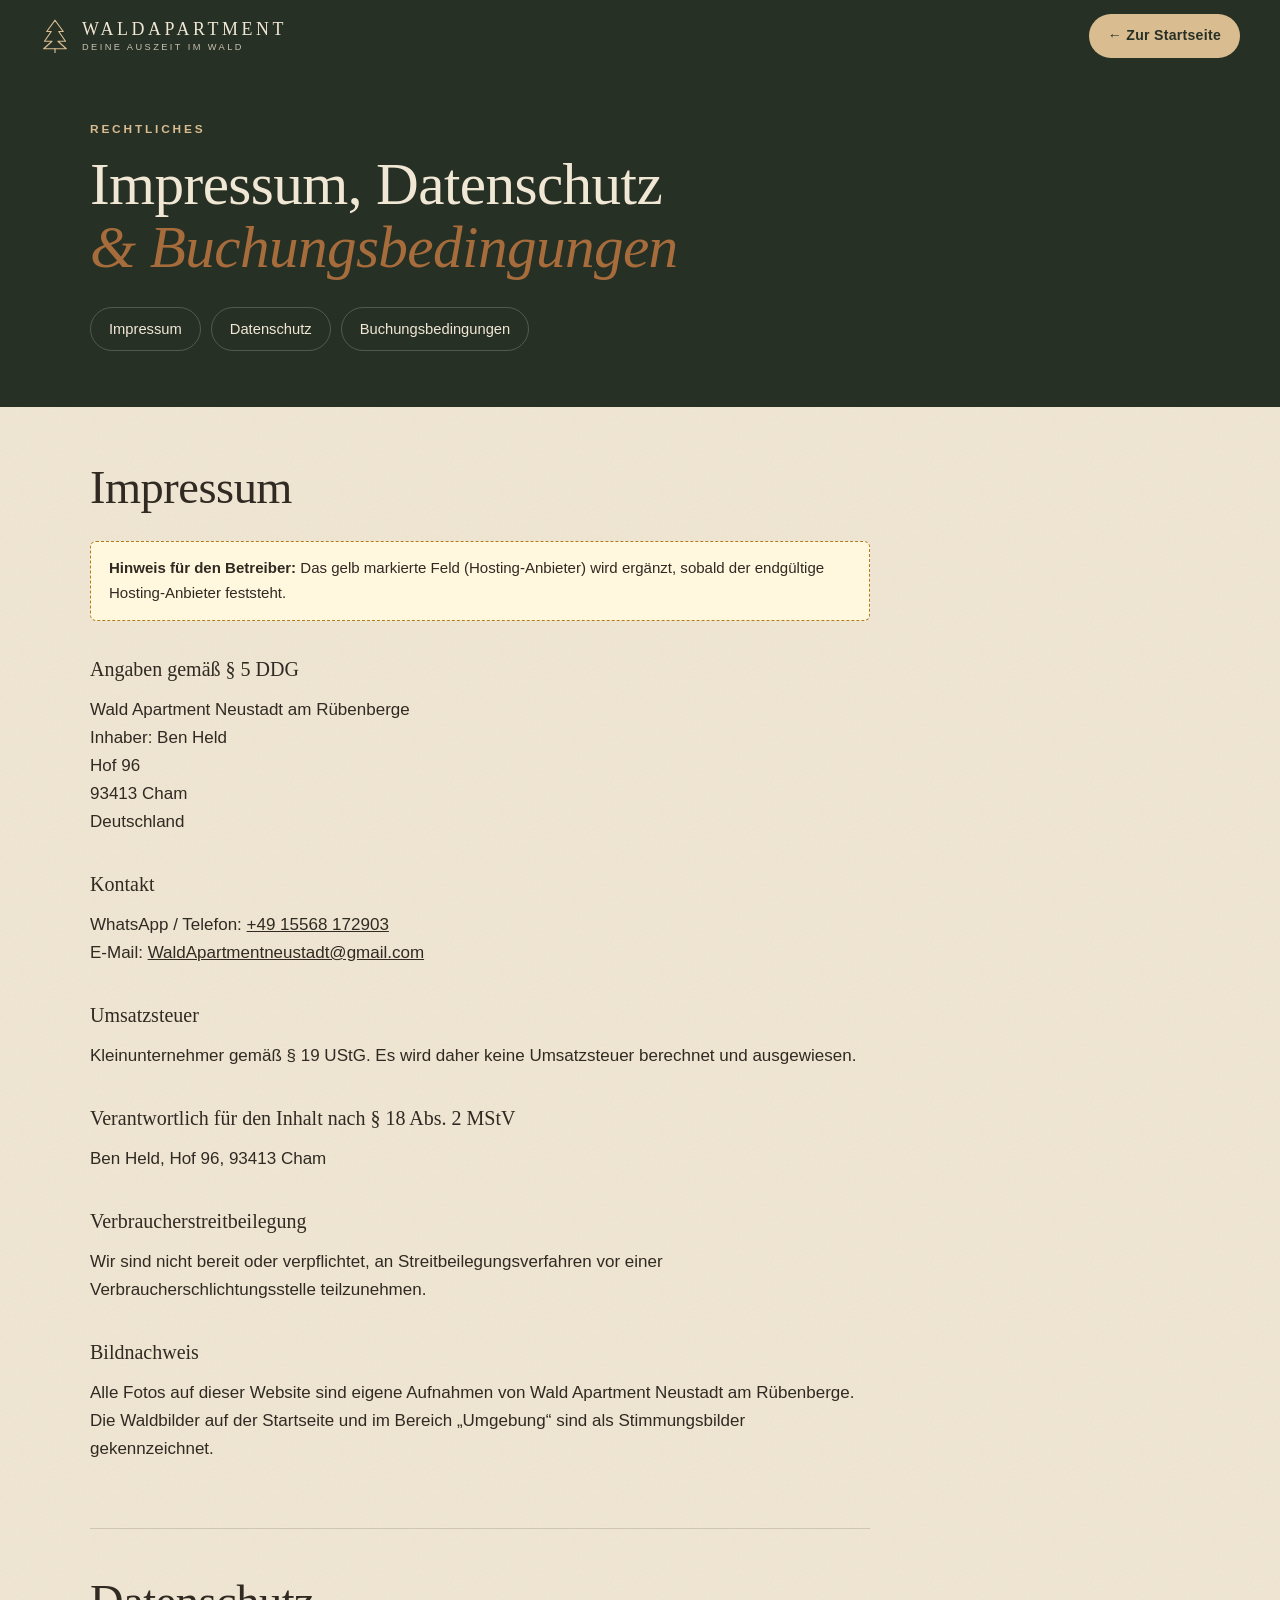
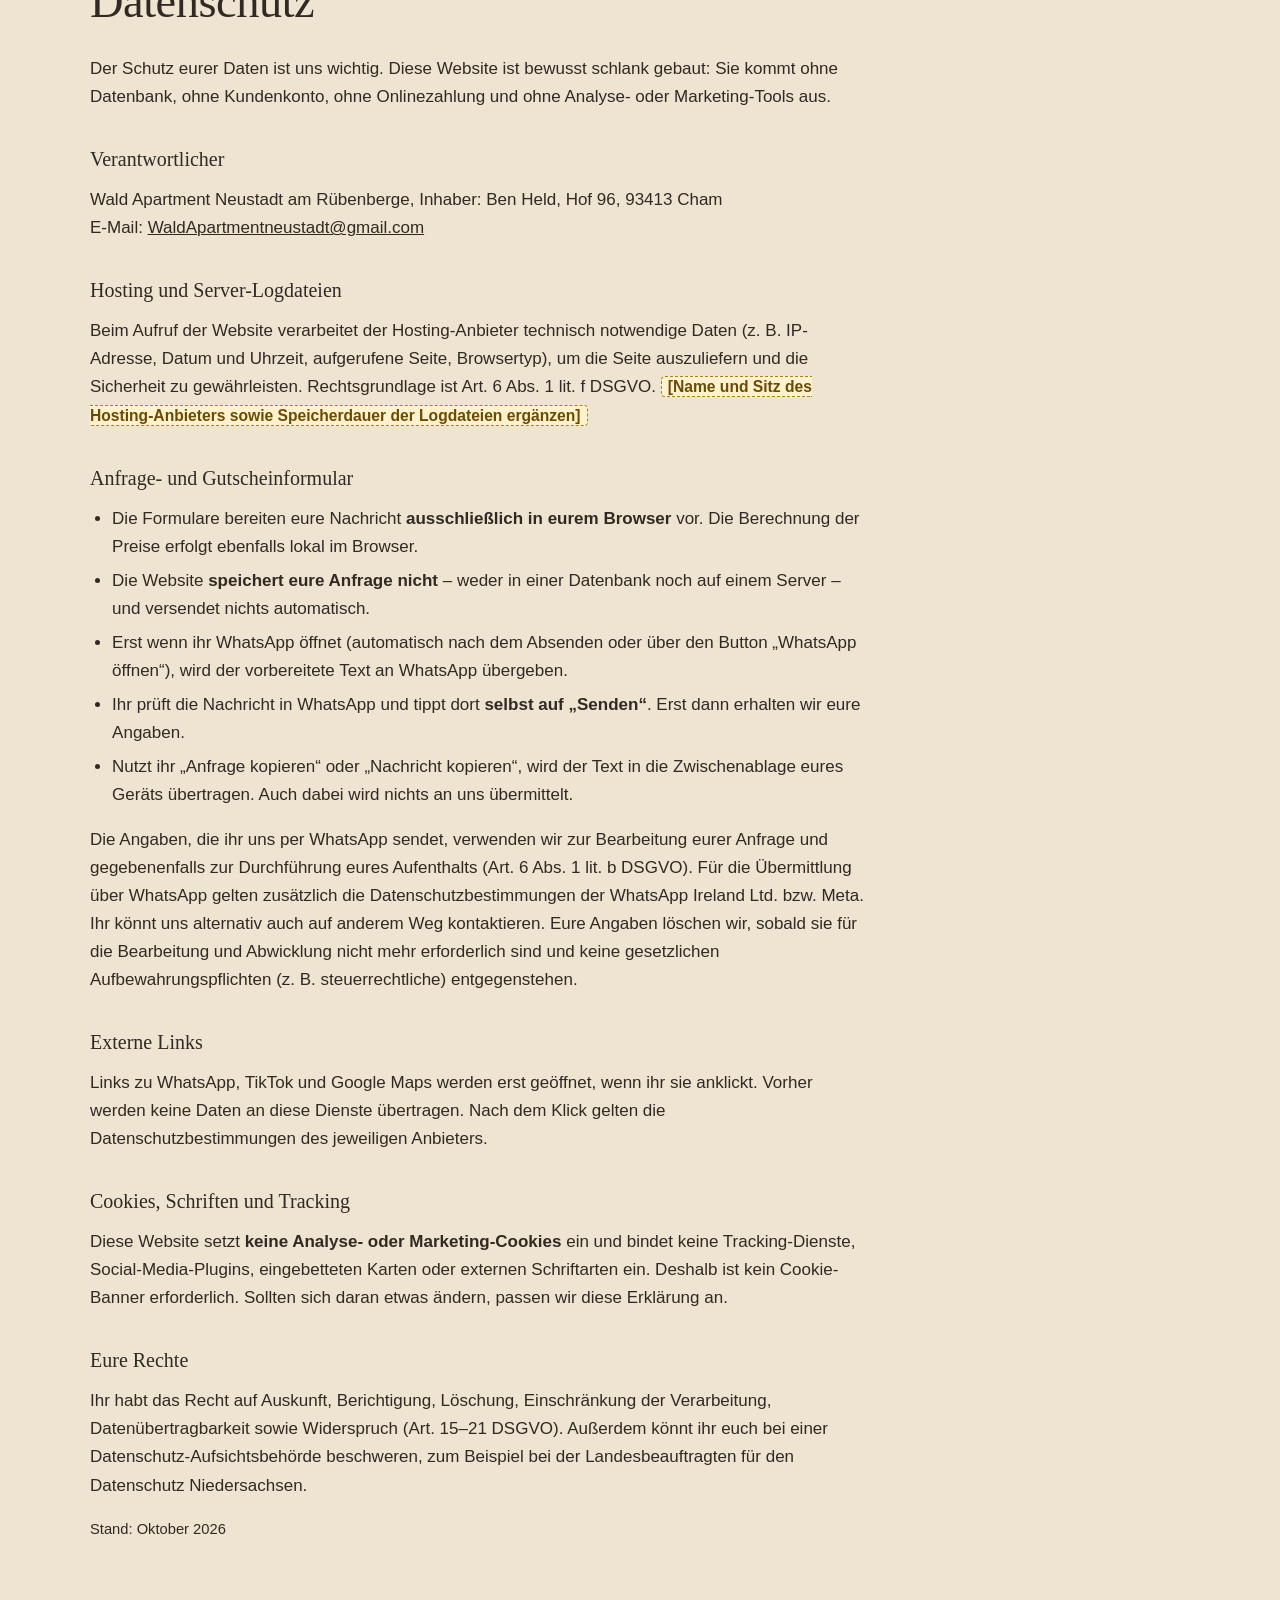
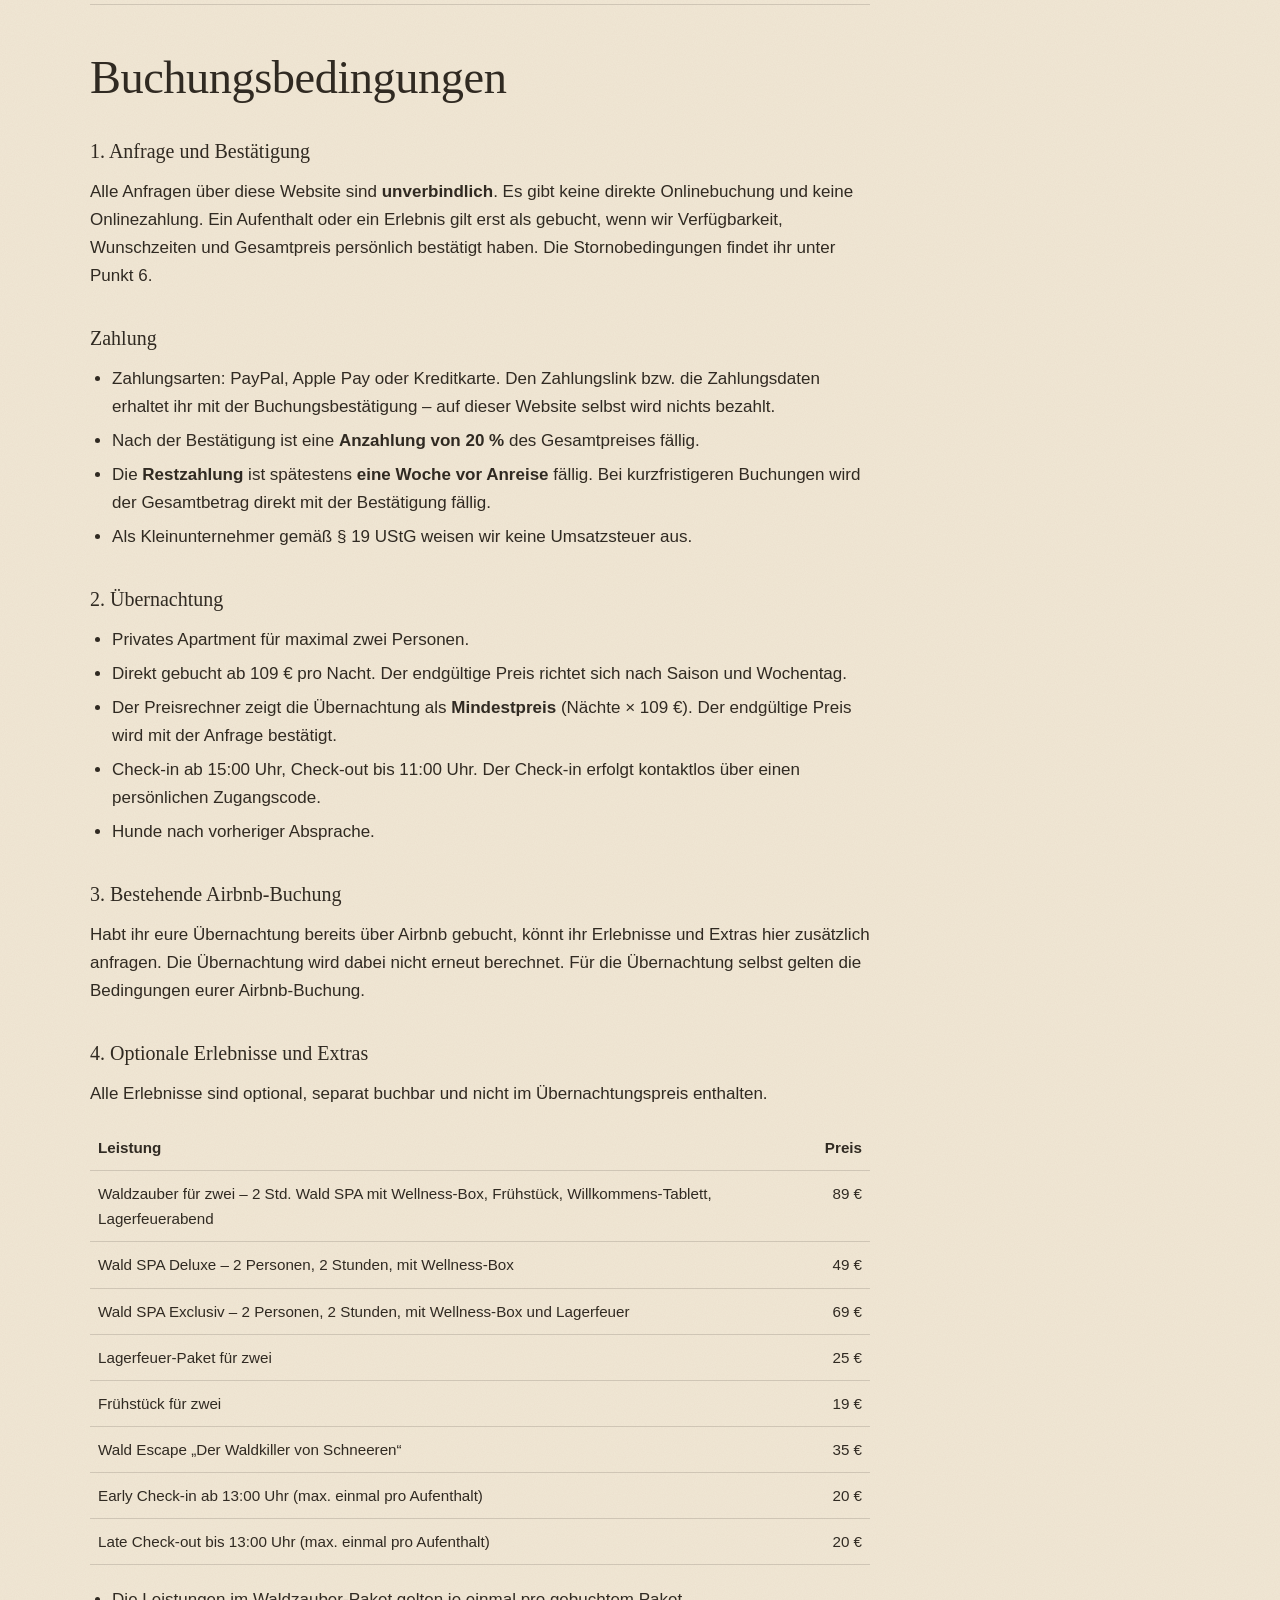
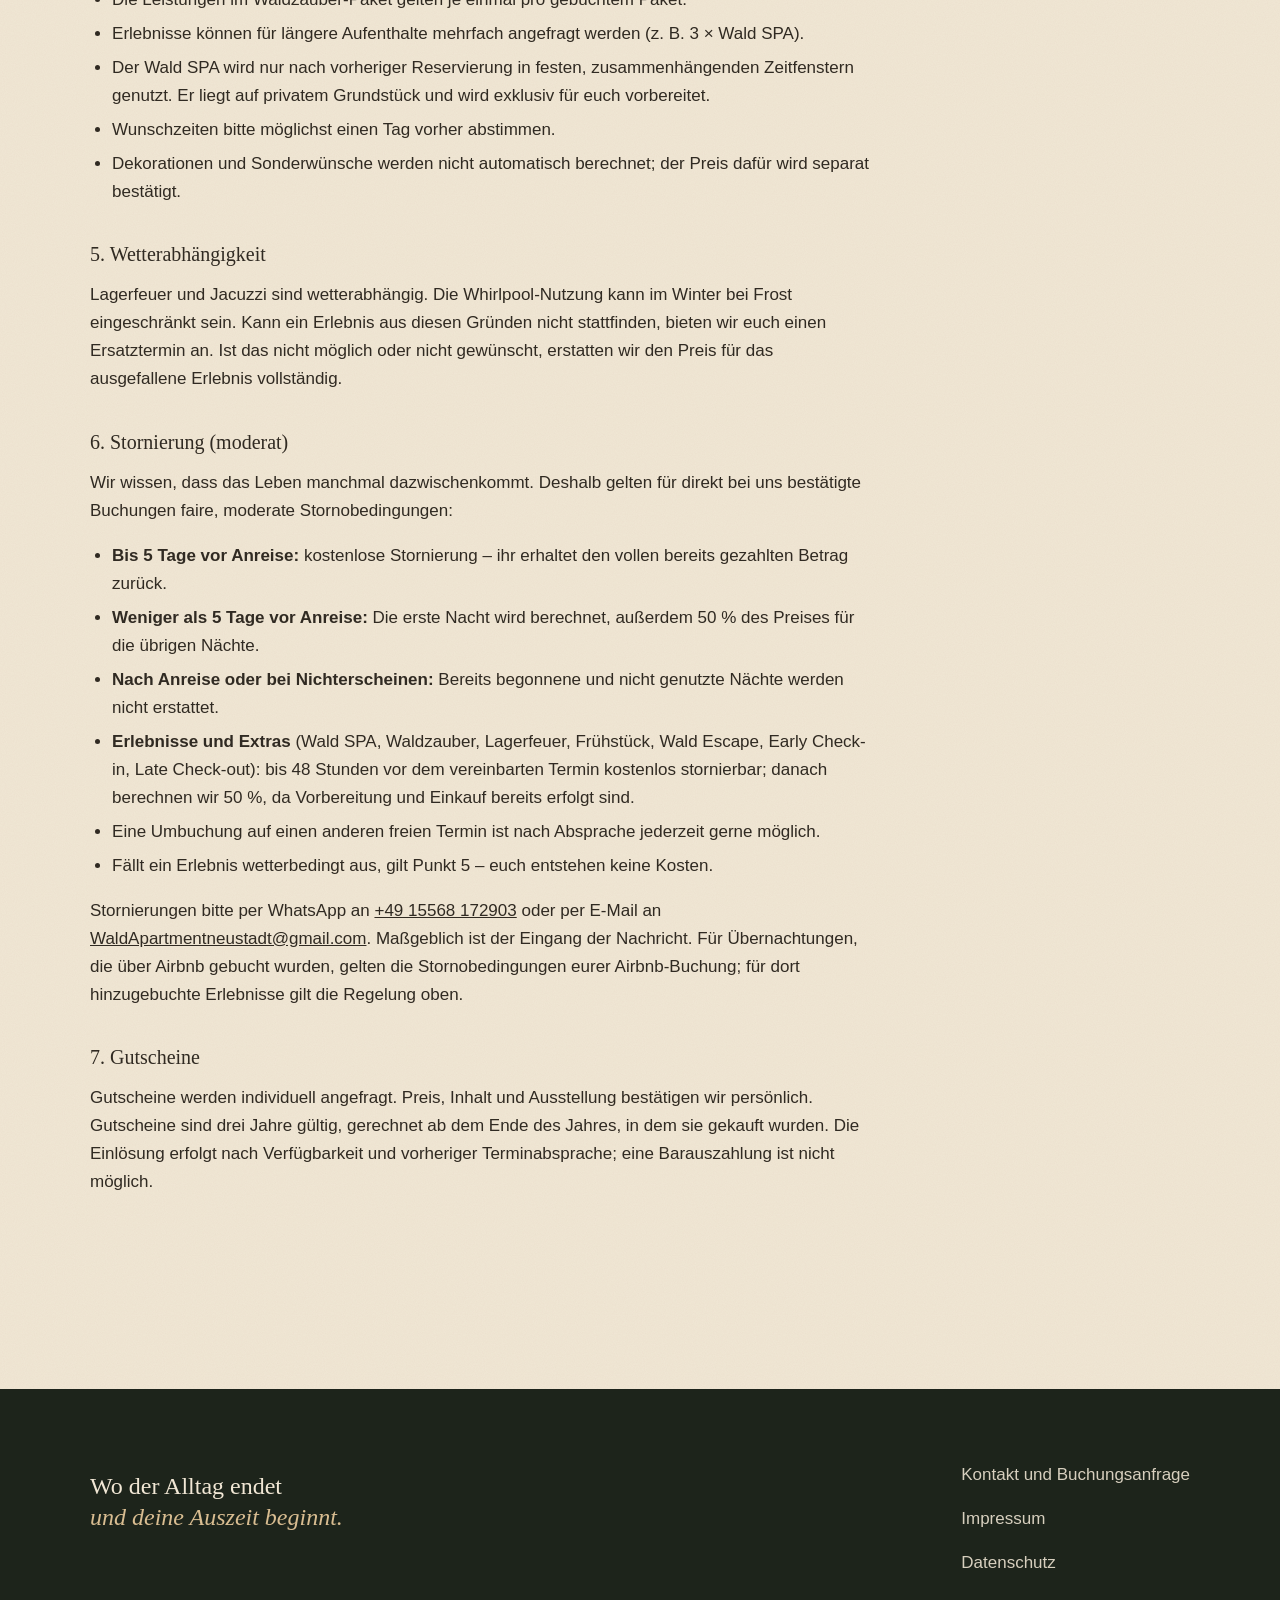
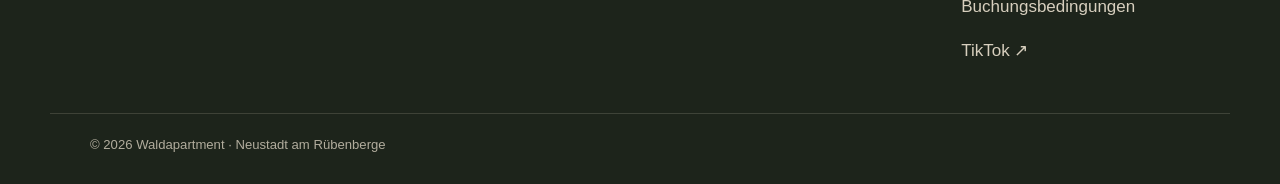
<file: rechtliches.html>
<!doctype html>
<html lang="de">
<head>
  <meta charset="utf-8">
  <meta name="viewport" content="width=device-width, initial-scale=1">
  <title>Impressum, Datenschutz &amp; Buchungsbedingungen | Waldapartment</title>
  <meta name="description" content="Impressum, Datenschutzerklärung und Buchungsbedingungen des Waldapartments in Neustadt am Rübenberge.">
  <meta name="robots" content="noindex, follow">
  <meta name="theme-color" content="#273025">
  <link rel="icon" href="assets/favicon.svg" type="image/svg+xml">
  <link rel="stylesheet" href="style.css">
  <style>
    .legal-header { background: var(--forest); color: var(--cream); }
    .legal-header .header-inner { height: 72px; }
    .legal-hero { background: var(--forest); color: var(--cream); padding: 48px 0 56px; }
    .legal-nav { display: flex; flex-wrap: wrap; gap: 10px; margin-top: 24px; }
    .legal-nav a { display: inline-flex; align-items: center; min-height: 44px; padding: 8px 18px; border: 1px solid var(--line-light); border-radius: 999px; text-decoration: none; font-size: .92rem; }
    .legal-nav a:hover { border-color: var(--linen); color: var(--linen); }
    .legal { padding-top: 56px; padding-bottom: 80px; }
    .legal section { max-width: 780px; padding-bottom: 48px; margin-bottom: 48px; border-bottom: 1px solid var(--line); scroll-margin-top: 24px; }
    .legal section:last-child { border-bottom: 0; }
    .legal h2 { margin-bottom: .6em; }
    .legal h3 { font-family: var(--serif); font-size: 1.25rem; margin: 1.6em 0 .5em; }
    .legal ul { list-style: disc; padding-left: 1.3em; margin-bottom: 1em; }
    .legal li { margin-bottom: .35em; }
    .todo { background: #fff2cc; border: 1px dashed #b07d1a; color: #6b4a07; padding: 1px 6px; border-radius: 4px; font-weight: 700; font-size: .92em; }
    .todo-box { background: #fff7de; border: 1px dashed #b07d1a; border-radius: var(--radius); padding: 14px 18px; margin-bottom: 1.4em; font-size: .94rem; }
    .price-table { width: 100%; border-collapse: collapse; margin: .6em 0 1.4em; font-size: .95rem; }
    .price-table th, .price-table td { text-align: left; padding: 10px 8px; border-bottom: 1px solid var(--line); vertical-align: top; }
    .price-table td:last-child, .price-table th:last-child { text-align: right; white-space: nowrap; }
    @media (max-width: 640px) { body { padding-bottom: 0; } }
  </style>
</head>
<body>
<a class="skip" href="#inhalt">Zum Inhalt springen</a>
<header class="site-header legal-header" style="position:static">
  <div class="header-inner">
    <a href="index.html" class="brand" aria-label="Zurück zur Startseite">
      <svg class="brand-tree" viewBox="0 0 40 48" aria-hidden="true"><path d="M20 3 9 18h6L6 31h10L5 41h30L24 31h10l-9-13h6Z" fill="none" stroke="currentColor" stroke-width="1.6" stroke-linejoin="round"/><path d="M20 41v5" stroke="currentColor" stroke-width="1.6" stroke-linecap="round"/></svg>
      <span class="brand-text">WALDAPARTMENT<small>DEINE AUSZEIT IM WALD</small></span>
    </a>
    <a class="btn btn-sand btn-sm" href="index.html" style="margin-left:auto">← Zur Startseite</a>
  </div>
</header>

<div class="legal-hero">
  <div class="container">
    <p class="eyebrow eyebrow-sand">Rechtliches</p>
    <h1 class="display-2">Impressum, Datenschutz<br><em>&amp; Buchungsbedingungen</em></h1>
    <nav class="legal-nav" aria-label="Rechtliche Abschnitte">
      <a href="#impressum">Impressum</a>
      <a href="#datenschutz">Datenschutz</a>
      <a href="#bedingungen">Buchungsbedingungen</a>
    </nav>
  </div>
</div>

<main class="legal container" id="inhalt">
  <section id="impressum" aria-labelledby="h-impressum">
    <h2 class="display-3" id="h-impressum">Impressum</h2>
    <p class="todo-box"><strong>Hinweis für den Betreiber:</strong> Das gelb markierte Feld (Hosting-Anbieter) wird ergänzt, sobald der endgültige Hosting-Anbieter feststeht.</p>
    <h3>Angaben gemäß § 5 DDG</h3>
    <p>
      Wald Apartment Neustadt am Rübenberge<br>
      Inhaber: Ben Held<br>
      Hof 96<br>
      93413 Cham<br>
      Deutschland
    </p>
    <h3>Kontakt</h3>
    <p>
      WhatsApp / Telefon: <a href="https://wa.me/4915568172903" target="_blank" rel="noopener noreferrer">+49 15568 172903</a><br>
      E-Mail: <a href="mailto:WaldApartmentneustadt@gmail.com">WaldApartmentneustadt@gmail.com</a>
    </p>
    <h3>Umsatzsteuer</h3>
    <p>Kleinunternehmer gemäß § 19 UStG. Es wird daher keine Umsatzsteuer berechnet und ausgewiesen.</p>
    <h3>Verantwortlich für den Inhalt nach § 18 Abs. 2 MStV</h3>
    <p>Ben Held, Hof 96, 93413 Cham</p>
    <h3>Verbraucherstreitbeilegung</h3>
    <p>Wir sind nicht bereit oder verpflichtet, an Streitbeilegungsverfahren vor einer Verbraucherschlichtungsstelle teilzunehmen.</p>
    <h3>Bildnachweis</h3>
    <p>Alle Fotos auf dieser Website sind eigene Aufnahmen von Wald Apartment Neustadt am Rübenberge. Die Waldbilder auf der Startseite und im Bereich „Umgebung“ sind als Stimmungsbilder gekennzeichnet.</p>
  </section>

  <section id="datenschutz" aria-labelledby="h-datenschutz">
    <h2 class="display-3" id="h-datenschutz">Datenschutz</h2>
    <p>Der Schutz eurer Daten ist uns wichtig. Diese Website ist bewusst schlank gebaut: Sie kommt ohne Datenbank, ohne Kundenkonto, ohne Onlinezahlung und ohne Analyse- oder Marketing-Tools aus.</p>

    <h3>Verantwortlicher</h3>
    <p>Wald Apartment Neustadt am Rübenberge, Inhaber: Ben Held, Hof 96, 93413 Cham<br>E-Mail: <a href="mailto:WaldApartmentneustadt@gmail.com">WaldApartmentneustadt@gmail.com</a></p>

    <h3>Hosting und Server-Logdateien</h3>
    <p>Beim Aufruf der Website verarbeitet der Hosting-Anbieter technisch notwendige Daten (z. B. IP-Adresse, Datum und Uhrzeit, aufgerufene Seite, Browsertyp), um die Seite auszuliefern und die Sicherheit zu gewährleisten. Rechtsgrundlage ist Art. 6 Abs. 1 lit. f DSGVO. <span class="todo">[Name und Sitz des Hosting-Anbieters sowie Speicherdauer der Logdateien ergänzen]</span></p>

    <h3>Anfrage- und Gutscheinformular</h3>
    <ul>
      <li>Die Formulare bereiten eure Nachricht <strong>ausschließlich in eurem Browser</strong> vor. Die Berechnung der Preise erfolgt ebenfalls lokal im Browser.</li>
      <li>Die Website <strong>speichert eure Anfrage nicht</strong> – weder in einer Datenbank noch auf einem Server – und versendet nichts automatisch.</li>
      <li>Erst wenn ihr WhatsApp öffnet (automatisch nach dem Absenden oder über den Button „WhatsApp öffnen“), wird der vorbereitete Text an WhatsApp übergeben.</li>
      <li>Ihr prüft die Nachricht in WhatsApp und tippt dort <strong>selbst auf „Senden“</strong>. Erst dann erhalten wir eure Angaben.</li>
      <li>Nutzt ihr „Anfrage kopieren“ oder „Nachricht kopieren“, wird der Text in die Zwischenablage eures Geräts übertragen. Auch dabei wird nichts an uns übermittelt.</li>
    </ul>
    <p>Die Angaben, die ihr uns per WhatsApp sendet, verwenden wir zur Bearbeitung eurer Anfrage und gegebenenfalls zur Durchführung eures Aufenthalts (Art. 6 Abs. 1 lit. b DSGVO). Für die Übermittlung über WhatsApp gelten zusätzlich die Datenschutzbestimmungen der WhatsApp Ireland Ltd. bzw. Meta. Ihr könnt uns alternativ auch auf anderem Weg kontaktieren. Eure Angaben löschen wir, sobald sie für die Bearbeitung und Abwicklung nicht mehr erforderlich sind und keine gesetzlichen Aufbewahrungspflichten (z. B. steuerrechtliche) entgegenstehen.</p>

    <h3>Externe Links</h3>
    <p>Links zu WhatsApp, TikTok und Google Maps werden erst geöffnet, wenn ihr sie anklickt. Vorher werden keine Daten an diese Dienste übertragen. Nach dem Klick gelten die Datenschutzbestimmungen des jeweiligen Anbieters.</p>

    <h3>Cookies, Schriften und Tracking</h3>
    <p>Diese Website setzt <strong>keine Analyse- oder Marketing-Cookies</strong> ein und bindet keine Tracking-Dienste, Social-Media-Plugins, eingebetteten Karten oder externen Schriftarten ein. Deshalb ist kein Cookie-Banner erforderlich. Sollten sich daran etwas ändern, passen wir diese Erklärung an.</p>

    <h3>Eure Rechte</h3>
    <p>Ihr habt das Recht auf Auskunft, Berichtigung, Löschung, Einschränkung der Verarbeitung, Datenübertragbarkeit sowie Widerspruch (Art. 15–21 DSGVO). Außerdem könnt ihr euch bei einer Datenschutz-Aufsichtsbehörde beschweren, zum Beispiel bei der Landesbeauftragten für den Datenschutz Niedersachsen.</p>
    <p class="small">Stand: Oktober 2026</p>
  </section>

  <section id="bedingungen" aria-labelledby="h-bedingungen">
    <h2 class="display-3" id="h-bedingungen">Buchungsbedingungen</h2>

    <h3>1. Anfrage und Bestätigung</h3>
    <p>Alle Anfragen über diese Website sind <strong>unverbindlich</strong>. Es gibt keine direkte Onlinebuchung und keine Onlinezahlung. Ein Aufenthalt oder ein Erlebnis gilt erst als gebucht, wenn wir Verfügbarkeit, Wunschzeiten und Gesamtpreis persönlich bestätigt haben. Die Stornobedingungen findet ihr unter Punkt 6.</p>
    <h3>Zahlung</h3>
    <ul>
      <li>Zahlungsarten: PayPal, Apple Pay oder Kreditkarte. Den Zahlungslink bzw. die Zahlungsdaten erhaltet ihr mit der Buchungsbestätigung – auf dieser Website selbst wird nichts bezahlt.</li>
      <li>Nach der Bestätigung ist eine <strong>Anzahlung von 20 %</strong> des Gesamtpreises fällig.</li>
      <li>Die <strong>Restzahlung</strong> ist spätestens <strong>eine Woche vor Anreise</strong> fällig. Bei kurzfristigeren Buchungen wird der Gesamtbetrag direkt mit der Bestätigung fällig.</li>
      <li>Als Kleinunternehmer gemäß § 19 UStG weisen wir keine Umsatzsteuer aus.</li>
    </ul>

    <h3>2. Übernachtung</h3>
    <ul>
      <li>Privates Apartment für maximal zwei Personen.</li>
      <li>Direkt gebucht ab 109 € pro Nacht. Der endgültige Preis richtet sich nach Saison und Wochentag.</li>
      <li>Der Preisrechner zeigt die Übernachtung als <strong>Mindestpreis</strong> (Nächte × 109 €). Der endgültige Preis wird mit der Anfrage bestätigt.</li>
      <li>Check-in ab 15:00 Uhr, Check-out bis 11:00 Uhr. Der Check-in erfolgt kontaktlos über einen persönlichen Zugangscode.</li>
      <li>Hunde nach vorheriger Absprache.</li>
    </ul>

    <h3>3. Bestehende Airbnb-Buchung</h3>
    <p>Habt ihr eure Übernachtung bereits über Airbnb gebucht, könnt ihr Erlebnisse und Extras hier zusätzlich anfragen. Die Übernachtung wird dabei nicht erneut berechnet. Für die Übernachtung selbst gelten die Bedingungen eurer Airbnb-Buchung.</p>

    <h3>4. Optionale Erlebnisse und Extras</h3>
    <p>Alle Erlebnisse sind optional, separat buchbar und nicht im Übernachtungspreis enthalten.</p>
    <table class="price-table">
      <thead><tr><th scope="col">Leistung</th><th scope="col">Preis</th></tr></thead>
      <tbody>
        <tr><td>Waldzauber für zwei – 2 Std. Wald SPA mit Wellness-Box, Frühstück, Willkommens-Tablett, Lagerfeuerabend</td><td>89 €</td></tr>
        <tr><td>Wald SPA Deluxe – 2 Personen, 2 Stunden, mit Wellness-Box</td><td>49 €</td></tr>
        <tr><td>Wald SPA Exclusiv – 2 Personen, 2 Stunden, mit Wellness-Box und Lagerfeuer</td><td>69 €</td></tr>
        <tr><td>Lagerfeuer-Paket für zwei</td><td>25 €</td></tr>
        <tr><td>Frühstück für zwei</td><td>19 €</td></tr>
        <tr><td>Wald Escape „Der Waldkiller von Schneeren“</td><td>35 €</td></tr>
        <tr><td>Early Check-in ab 13:00 Uhr (max. einmal pro Aufenthalt)</td><td>20 €</td></tr>
        <tr><td>Late Check-out bis 13:00 Uhr (max. einmal pro Aufenthalt)</td><td>20 €</td></tr>
      </tbody>
    </table>
    <ul>
      <li>Die Leistungen im Waldzauber-Paket gelten je einmal pro gebuchtem Paket.</li>
      <li>Erlebnisse können für längere Aufenthalte mehrfach angefragt werden (z. B. 3 × Wald SPA).</li>
      <li>Der Wald SPA wird nur nach vorheriger Reservierung in festen, zusammenhängenden Zeitfenstern genutzt. Er liegt auf privatem Grundstück und wird exklusiv für euch vorbereitet.</li>
      <li>Wunschzeiten bitte möglichst einen Tag vorher abstimmen.</li>
      <li>Dekorationen und Sonderwünsche werden nicht automatisch berechnet; der Preis dafür wird separat bestätigt.</li>
    </ul>

    <h3>5. Wetterabhängigkeit</h3>
    <p>Lagerfeuer und Jacuzzi sind wetterabhängig. Die Whirlpool-Nutzung kann im Winter bei Frost eingeschränkt sein. Kann ein Erlebnis aus diesen Gründen nicht stattfinden, bieten wir euch einen Ersatztermin an. Ist das nicht möglich oder nicht gewünscht, erstatten wir den Preis für das ausgefallene Erlebnis vollständig.</p>

    <h3>6. Stornierung (moderat)</h3>
    <p>Wir wissen, dass das Leben manchmal dazwischenkommt. Deshalb gelten für direkt bei uns bestätigte Buchungen faire, moderate Stornobedingungen:</p>
    <ul>
      <li><strong>Bis 5 Tage vor Anreise:</strong> kostenlose Stornierung – ihr erhaltet den vollen bereits gezahlten Betrag zurück.</li>
      <li><strong>Weniger als 5 Tage vor Anreise:</strong> Die erste Nacht wird berechnet, außerdem 50 % des Preises für die übrigen Nächte.</li>
      <li><strong>Nach Anreise oder bei Nichterscheinen:</strong> Bereits begonnene und nicht genutzte Nächte werden nicht erstattet.</li>
      <li><strong>Erlebnisse und Extras</strong> (Wald SPA, Waldzauber, Lagerfeuer, Frühstück, Wald Escape, Early Check-in, Late Check-out): bis 48 Stunden vor dem vereinbarten Termin kostenlos stornierbar; danach berechnen wir 50 %, da Vorbereitung und Einkauf bereits erfolgt sind.</li>
      <li>Eine Umbuchung auf einen anderen freien Termin ist nach Absprache jederzeit gerne möglich.</li>
      <li>Fällt ein Erlebnis wetterbedingt aus, gilt Punkt 5 – euch entstehen keine Kosten.</li>
    </ul>
    <p>Stornierungen bitte per WhatsApp an <a href="https://wa.me/4915568172903" target="_blank" rel="noopener noreferrer">+49 15568 172903</a> oder per E-Mail an <a href="mailto:WaldApartmentneustadt@gmail.com">WaldApartmentneustadt@gmail.com</a>. Maßgeblich ist der Eingang der Nachricht. Für Übernachtungen, die über Airbnb gebucht wurden, gelten die Stornobedingungen eurer Airbnb-Buchung; für dort hinzugebuchte Erlebnisse gilt die Regelung oben.</p>

    <h3>7. Gutscheine</h3>
    <p>Gutscheine werden individuell angefragt. Preis, Inhalt und Ausstellung bestätigen wir persönlich. Gutscheine sind drei Jahre gültig, gerechnet ab dem Ende des Jahres, in dem sie gekauft wurden. Die Einlösung erfolgt nach Verfügbarkeit und vorheriger Terminabsprache; eine Barauszahlung ist nicht möglich.</p>
  </section>
</main>

<footer class="site-footer">
  <div class="container footer-grid">
    <p class="footer-claim">Wo der Alltag endet<br><em>und deine Auszeit beginnt.</em></p>
    <ul class="footer-links">
      <li><a href="index.html#anfrage">Kontakt und Buchungsanfrage</a></li>
      <li><a href="#impressum">Impressum</a></li>
      <li><a href="#datenschutz">Datenschutz</a></li>
      <li><a href="#bedingungen">Buchungsbedingungen</a></li>
      <li><a href="https://www.tiktok.com/@waldapartmentneustadt" target="_blank" rel="noopener noreferrer">TikTok ↗</a></li>
    </ul>
  </div>
  <p class="container copyright">© <span id="year">2026</span> Waldapartment · Neustadt am Rübenberge</p>
</footer>
<script>document.getElementById('year').textContent = new Date().getFullYear();</script>
</body>
</html>
</file>
<file: style.css>
/* ==========================================================
   Waldapartment – Deine Auszeit im Wald
   ========================================================== */
:root {
  --forest: #273025;
  --pine: #384331;
  --cream: #F1E7D5;
  --linen: #D9BD91;
  --copper: #A76C3B;
  --ink: #302A22;

  --forest-deep: #1d241b;
  --cream-2: #e9dcc4;
  --line: rgba(48, 42, 34, .16);
  --line-light: rgba(241, 231, 213, .22);
  --muted: #5d5346;
  --whatsapp: #2f6b46;

  --serif: Georgia, "Times New Roman", serif;
  --sans: Arial, Helvetica, sans-serif;

  --radius: 6px;
  --radius-lg: 10px;
  --container: 1180px;
  --gutter: clamp(16px, 4vw, 40px);
  --header-h: 84px;
  --ease: cubic-bezier(.2, .7, .2, 1);

  --paper: url("data:image/svg+xml,%3Csvg xmlns='http://www.w3.org/2000/svg' width='160' height='160'%3E%3Cfilter id='n'%3E%3CfeTurbulence type='fractalNoise' baseFrequency='.9' numOctaves='2' stitchTiles='stitch'/%3E%3CfeColorMatrix values='0 0 0 0 .35 0 0 0 0 .27 0 0 0 0 .17 0 0 0 .07 0'/%3E%3C/filter%3E%3Crect width='160' height='160' filter='url(%23n)'/%3E%3C/svg%3E");
}

*, *::before, *::after { box-sizing: border-box; }
html { -webkit-text-size-adjust: 100%; scroll-padding-top: 72px; }
@media (prefers-reduced-motion: no-preference) { html { scroll-behavior: smooth; } }
body {
  margin: 0;
  font-family: var(--sans);
  font-size: 17px;
  line-height: 1.65;
  color: var(--ink);
  background: var(--cream) var(--paper);
  overflow-x: hidden;
}
img { max-width: 100%; height: auto; display: block; }
figure { margin: 0; }
p { margin: 0 0 1em; }
a { color: inherit; }
h1, h2, h3 { margin: 0; font-weight: 400; }
button, input, select, textarea { font: inherit; color: inherit; }
ul { margin: 0; padding: 0; list-style: none; }
[hidden] { display: none !important; }

:focus-visible { outline: 3px solid var(--copper); outline-offset: 3px; border-radius: 3px; }
.request :focus-visible, .spa :focus-visible, .special-card :focus-visible, .site-header :focus-visible, .site-footer :focus-visible { outline-color: var(--linen); }

.sr-only { position: absolute; width: 1px; height: 1px; padding: 0; margin: -1px; overflow: hidden; clip: rect(0 0 0 0); white-space: nowrap; border: 0; }
.skip { position: absolute; left: 12px; top: -60px; z-index: 200; background: var(--cream); color: var(--forest); padding: 10px 16px; border-radius: var(--radius); }
.skip:focus { top: 12px; }

.container { width: 100%; max-width: var(--container); margin: 0 auto; padding: 0 var(--gutter); }
.narrow { max-width: 820px; }
.section { padding: clamp(64px, 9vw, 120px) 0; }

/* ---------- Typography ---------- */
.display, .display-2, .display-3, .h2, .h3 { font-family: var(--serif); line-height: 1.08; letter-spacing: -.01em; }
.display { font-size: clamp(2.6rem, 7.4vw, 5.6rem); }
.display-2 { font-size: clamp(2.1rem, 5vw, 3.7rem); margin-bottom: .45em; }
.display-3 { font-size: clamp(1.9rem, 4vw, 2.9rem); margin-bottom: .4em; }
.h2 { font-size: clamp(1.7rem, 3.2vw, 2.4rem); margin-bottom: .45em; }
.h3 { font-size: clamp(1.3rem, 2.2vw, 1.6rem); margin-bottom: .5em; line-height: 1.2; }
.display em, .display-2 em, .display-3 em, .special-lead em, .footer-claim em { font-style: italic; color: var(--copper); }
.hero .display em, .spa em, .request .display-2 em, .special-card em, .footer-claim em { color: var(--linen); }

.eyebrow {
  font-family: var(--sans);
  font-size: .74rem;
  letter-spacing: .24em;
  text-transform: uppercase;
  font-weight: 700;
  margin-bottom: 1.1em;
}
.eyebrow-copper { color: var(--copper); }
.eyebrow-sand { color: var(--linen); }
.small { font-size: .92rem; }
.fine { font-size: .82rem; line-height: 1.55; opacity: .85; }
.center { text-align: center; }
.strong { font-weight: 700; margin: 0; }
.req { color: var(--copper); }
.opt { font-weight: 400; opacity: .7; font-size: .85em; }

/* ---------- Buttons ---------- */
.btn {
  display: inline-flex; align-items: center; justify-content: center; gap: .5em;
  min-height: 48px; padding: 12px 24px;
  border-radius: 999px; border: 1px solid transparent;
  font-family: var(--sans); font-size: .95rem; font-weight: 700; letter-spacing: .02em;
  text-decoration: none; cursor: pointer; text-align: center;
  transition: background-color .25s var(--ease), color .25s var(--ease), border-color .25s var(--ease), transform .25s var(--ease);
}
.btn:active { transform: translateY(1px); }
.btn-sm { min-height: 44px; padding: 9px 18px; font-size: .88rem; }
.btn-block { width: 100%; }
.btn-sand { background: var(--linen); color: var(--forest); }
.btn-sand:hover { background: #e6cda4; }
.btn-forest { background: var(--forest); color: var(--cream); }
.btn-forest:hover { background: var(--pine); }
.btn-ghost { border-color: rgba(241, 231, 213, .55); color: var(--cream); background: rgba(39, 48, 37, .18); }
.btn-ghost:hover { background: rgba(241, 231, 213, .12); border-color: var(--cream); }
.btn-outline { border-color: var(--forest); color: var(--forest); background: transparent; }
.btn-outline:hover { background: var(--forest); color: var(--cream); }
.btn-outline-light { border-color: var(--linen); color: var(--cream); background: transparent; }
.btn-outline-light:hover { background: rgba(217, 189, 145, .15); }
.btn-whatsapp { background: var(--whatsapp); color: #fff; }
.btn-whatsapp:hover { background: #255a3a; }
.btn-row { display: flex; flex-wrap: wrap; gap: 12px; }

.link-arrow { display: inline-flex; gap: .4em; align-items: center; min-height: 44px; color: var(--forest); font-weight: 700; text-decoration: none; border-bottom: 1px solid var(--copper); }
.link-arrow:hover { color: var(--copper); }

/* ---------- Header ---------- */
.site-header { position: fixed; inset: 0 0 auto 0; z-index: 100; color: var(--cream); transition: background-color .35s var(--ease), box-shadow .35s var(--ease); }
.header-inner { max-width: 1320px; margin: 0 auto; padding: 0 var(--gutter); height: var(--header-h); display: flex; align-items: center; gap: 24px; transition: height .35s var(--ease); }
.site-header.is-scrolled, .site-header.menu-open { background: var(--forest); box-shadow: 0 1px 0 var(--line-light); }
.site-header.is-scrolled .header-inner { height: 64px; }

.brand { display: inline-flex; align-items: center; gap: 12px; text-decoration: none; color: inherit; min-height: 44px; }
.brand-tree { width: 30px; height: 36px; flex: none; color: var(--linen); }
.brand-text { font-family: var(--serif); font-size: 1.12rem; letter-spacing: .2em; line-height: 1.15; }
.brand-text small { display: block; font-family: var(--sans); font-size: .58rem; letter-spacing: .26em; opacity: .8; margin-top: 3px; }

.main-nav { display: flex; gap: clamp(14px, 2vw, 30px); margin-left: auto; }
.main-nav a { text-decoration: none; font-size: .9rem; letter-spacing: .04em; padding: 10px 0; position: relative; }
.main-nav a::after { content: ""; position: absolute; left: 0; right: 0; bottom: 4px; height: 1px; background: var(--linen); transform: scaleX(0); transform-origin: left; transition: transform .3s var(--ease); }
.main-nav a:hover::after { transform: scaleX(1); }
.header-cta .short { display: none; }
.menu-toggle { display: none; width: 46px; height: 46px; border: 1px solid var(--line-light); background: transparent; border-radius: 999px; cursor: pointer; flex-direction: column; justify-content: center; align-items: center; gap: 5px; padding: 0; }
.menu-toggle span { display: block; width: 18px; height: 1.5px; background: var(--cream); transition: transform .3s var(--ease), opacity .2s; }
.menu-toggle[aria-expanded="true"] span:nth-child(1) { transform: translateY(6.5px) rotate(45deg); }
.menu-toggle[aria-expanded="true"] span:nth-child(2) { opacity: 0; }
.menu-toggle[aria-expanded="true"] span:nth-child(3) { transform: translateY(-6.5px) rotate(-45deg); }

/* ---------- Hero ---------- */
.hero { position: relative; min-height: 92vh; min-height: 92svh; display: flex; align-items: flex-end; color: var(--cream); overflow: hidden; background: var(--forest); }
.hero-img { position: absolute; inset: 0; width: 100%; height: 100%; object-fit: cover; object-position: 60% 50%; }
.hero-shade { position: absolute; inset: 0; background:
  linear-gradient(180deg, rgba(29, 36, 27, .72) 0%, rgba(29, 36, 27, .15) 30%, rgba(29, 36, 27, .35) 55%, rgba(29, 36, 27, .92) 100%),
  linear-gradient(90deg, rgba(29, 36, 27, .7) 0%, rgba(29, 36, 27, 0) 70%); }
.hero-content { position: relative; padding-top: 140px; padding-bottom: clamp(80px, 12vh, 130px); }
.hero .display { margin: 0 0 .4em; text-shadow: 0 2px 30px rgba(0, 0, 0, .25); }
.hero-lead { font-size: clamp(1.02rem, 1.6vw, 1.2rem); max-width: 34em; opacity: .95; margin-bottom: 1.8em; }
.hero-price { margin: 1.4em 0 0; font-size: .92rem; letter-spacing: .03em; opacity: .9; }
.hero-price strong { color: var(--linen); font-family: var(--serif); font-size: 1.15rem; }
.hero-hint { position: absolute; left: 50%; bottom: 22px; transform: translateX(-50%); margin: 0; font-size: .66rem; letter-spacing: .32em; text-transform: uppercase; opacity: .75; white-space: nowrap; display: flex; flex-direction: column; align-items: center; gap: 8px; }
.hero-hint::after { content: ""; width: 1px; height: 26px; background: linear-gradient(var(--linen), transparent); }
.photo-note { position: absolute; right: 14px; bottom: 12px; margin: 0; font-size: .65rem; letter-spacing: .12em; opacity: .55; }

/* ---------- Trust ---------- */
.trust { background: var(--forest); color: var(--cream); border-top: 1px solid var(--line-light); }
.trust-list { display: grid; grid-template-columns: repeat(3, 1fr); }
.trust-list li { display: flex; align-items: center; justify-content: center; gap: 12px; padding: 22px 12px; font-size: .92rem; letter-spacing: .04em; text-align: center; }
.trust-list li + li { border-left: 1px solid var(--line-light); }
.trust-list svg { width: 22px; height: 26px; color: var(--linen); flex: none; }

/* ---------- Airbnb ---------- */
.airbnb { margin-top: clamp(40px, 6vw, 72px); }
.airbnb-card { display: flex; align-items: center; justify-content: space-between; gap: 28px; padding: clamp(24px, 4vw, 40px); border: 1px solid var(--copper); border-radius: var(--radius-lg); background: linear-gradient(120deg, rgba(217, 189, 145, .45), rgba(217, 189, 145, .15)); }
.airbnb-card p:last-child { margin-bottom: 0; max-width: 40em; }
.airbnb-card .btn { flex: none; }

/* ---------- Apartment ---------- */
.intro-grid { display: grid; grid-template-columns: 1.1fr 1fr; gap: clamp(28px, 6vw, 80px); align-items: end; margin-bottom: clamp(40px, 6vw, 72px); }
.intro-text p { font-size: 1.08rem; }
.price-tag { padding: 14px 18px; border-left: 2px solid var(--copper); background: rgba(217, 189, 145, .25); border-radius: 0 var(--radius) var(--radius) 0; font-size: 1rem !important; }
.price-tag strong { font-family: var(--serif); font-size: 1.2em; color: var(--forest); }
.price-label { display: inline-block; font-size: .66rem; letter-spacing: .2em; text-transform: uppercase; font-weight: 700; color: var(--copper); margin-right: .5em; }
.price-tag-dark { background: rgba(241, 231, 213, .08); border-left-color: var(--linen); max-width: 640px; }
.price-tag-dark strong { color: var(--linen); }
.price-tag-dark .price-label { color: var(--linen); }

.tabs { display: flex; gap: 6px; border-bottom: 1px solid var(--line); margin-bottom: 28px; overflow-x: auto; scrollbar-width: none; }
.tabs::-webkit-scrollbar { display: none; }
.tabs [role="tab"] { flex: none; min-height: 48px; padding: 10px 18px; border: 0; background: transparent; cursor: pointer; font-size: .92rem; letter-spacing: .03em; color: var(--muted); border-bottom: 2px solid transparent; margin-bottom: -1px; white-space: nowrap; }
.tabs [role="tab"]:hover { color: var(--forest); }
.tabs [role="tab"][aria-selected="true"] { color: var(--forest); font-weight: 700; border-bottom-color: var(--copper); }

.gallery-panel { display: grid; grid-template-columns: 1.15fr 1fr; gap: clamp(24px, 5vw, 64px); align-items: center; }
.gallery-panel:focus-visible { outline-offset: 8px; }
.gallery-media { aspect-ratio: 4 / 3; border-radius: var(--radius-lg); overflow: hidden; background: var(--pine); position: relative; }
.gallery-media img { width: 100%; height: 100%; object-fit: cover; }
.gallery-media.is-swapping img, .gallery-media.is-swapping .placeholder, .gallery-text.is-swapping { opacity: 0; }
.gallery-media img, .gallery-media .placeholder, .gallery-text { transition: opacity .3s var(--ease); }

.placeholder { position: absolute; inset: 0; display: flex; flex-direction: column; align-items: center; justify-content: center; gap: 14px; padding: 24px; text-align: center; color: var(--cream); background: linear-gradient(160deg, var(--pine), var(--forest)); }
.placeholder::before { content: ""; position: absolute; inset: 14px; border: 1px solid var(--line-light); border-radius: var(--radius); }
.placeholder svg { width: 46px; height: 56px; color: var(--linen); }
.placeholder p { margin: 0; font-family: var(--serif); font-size: 1.15rem; font-style: italic; }
.placeholder small { font-size: .7rem; letter-spacing: .2em; text-transform: uppercase; opacity: .7; }

.check-list li { position: relative; padding: 8px 0 8px 30px; border-bottom: 1px solid var(--line); }
.check-list li:last-child { border-bottom: 0; }
.check-list li::before { content: ""; position: absolute; left: 2px; top: 17px; width: 12px; height: 7px; border-left: 1.5px solid var(--copper); border-bottom: 1.5px solid var(--copper); transform: rotate(-45deg); }
.check-light li { border-bottom-color: var(--line-light); }
.check-light li::before { border-color: var(--linen); }
.two-col { display: grid; grid-template-columns: 1fr 1fr; column-gap: 24px; }
.two-col li:nth-last-child(2) { border-bottom: 0; }

.feature-strip { display: grid; grid-template-columns: repeat(4, 1fr); margin-top: clamp(32px, 5vw, 56px); border-top: 1px solid var(--line); border-bottom: 1px solid var(--line); }
.feature-strip li { padding: 18px 14px; text-align: center; font-size: .9rem; letter-spacing: .03em; }
.feature-strip li + li { border-left: 1px solid var(--line); }

/* ---------- Erlebnisse ---------- */
.experiences { background: var(--cream-2) var(--paper); padding-bottom: clamp(64px, 8vw, 110px); }
.section-head { max-width: 760px; margin-bottom: clamp(32px, 5vw, 56px); }
.note-pill { display: inline-block; margin: 0; padding: 8px 16px; border: 1px solid var(--copper); border-radius: 999px; font-size: .88rem; color: var(--copper); font-weight: 700; }

.special-card { display: grid; grid-template-columns: 1fr 1.15fr; background: var(--forest); color: var(--cream); border-radius: var(--radius-lg); overflow: hidden; border: 1px solid var(--copper); }
.special-media { position: relative; min-height: 100%; }
.special-media img { width: 100%; height: 100%; object-fit: cover; position: absolute; inset: 0; }
.badge { position: absolute; top: 18px; left: 18px; background: var(--linen); color: var(--forest); font-size: .7rem; letter-spacing: .18em; text-transform: uppercase; font-weight: 700; padding: 8px 14px; border-radius: 999px; }
.special-body { padding: clamp(28px, 5vw, 56px); }
.special-lead { font-family: var(--serif); font-size: 1.25rem; }
.special-body .check-list { margin: 1.2em 0 1.6em; }
.special-price { display: flex; align-items: center; gap: 20px; padding: 18px 0; margin-bottom: 22px; border-top: 1px solid var(--line-light); border-bottom: 1px solid var(--line-light); }
.special-price p { margin: 0; }
.big-price { font-family: var(--serif); font-size: clamp(3rem, 6vw, 4.2rem); line-height: 1; color: var(--linen); flex: none; }
.muted-light { opacity: .8; font-size: .92rem; }
.special-body .fine { margin: 18px 0 0; }

/* ---------- SPA ---------- */
.spa { background: var(--forest-deep); color: var(--cream); padding: clamp(64px, 9vw, 120px) 0; position: relative; }
.spa-grid { display: grid; grid-template-columns: 1fr 1.1fr; gap: clamp(32px, 6vw, 80px); align-items: center; }
.spa-media { position: relative; padding-bottom: 12%; }
.spa-main { width: 88%; aspect-ratio: 4 / 5; object-fit: cover; border-radius: var(--radius-lg); }
.spa-inset { position: absolute; right: 0; bottom: 0; width: 46%; aspect-ratio: 4 / 5; object-fit: cover; border-radius: var(--radius-lg); border: 6px solid var(--forest-deep); }
.spa-body > p { font-size: 1.05rem; opacity: .95; }
.spa-body .check-list { margin: 1.4em 0 2em; }
.spa-packages { display: grid; grid-template-columns: 1fr 1fr; gap: 16px; }
.package { border: 1px solid var(--line-light); border-radius: var(--radius-lg); padding: 22px; display: flex; flex-direction: column; background: rgba(56, 67, 49, .45); }
.package p { margin: 0; }
.package-name { font-family: var(--serif); font-size: 1.3rem; }
.package-sub { color: var(--linen); font-size: .92rem; margin-top: 2px !important; }
.package-meta { font-size: .85rem; opacity: .75; margin-top: 6px !important; flex: 1; }
.package-price { font-family: var(--serif); font-size: 2.3rem; color: var(--linen); margin: 12px 0 14px !important; line-height: 1; }
.good-to-know { margin-top: 24px; padding-top: 20px; border-top: 1px solid var(--line-light); font-size: .9rem; opacity: .9; }
.good-to-know .eyebrow { margin-bottom: .6em; }
.good-to-know p:last-child { margin: 0; }

/* ---------- Einzelne Erlebnisse ---------- */
.card-grid { display: grid; grid-template-columns: 1fr 1fr; gap: 22px; }
.exp-card { display: grid; grid-template-columns: 40% 1fr; background: rgba(255, 251, 243, .65); border: 1px solid var(--line); border-radius: var(--radius-lg); overflow: hidden; }
.exp-media { position: relative; min-height: 260px; background: var(--pine); }
.exp-media img { position: absolute; inset: 0; width: 100%; height: 100%; object-fit: cover; object-position: center 30%; }
.exp-body { padding: 24px; display: flex; flex-direction: column; }
.exp-body .eyebrow { margin-bottom: .6em; }
.exp-body .small { color: var(--muted); }
.exp-foot { margin-top: auto; display: flex; align-items: center; justify-content: space-between; gap: 12px; flex-wrap: wrap; padding-top: 14px; border-top: 1px solid var(--line); }
.exp-price { margin: 0; font-family: var(--serif); font-size: 1.6rem; color: var(--forest); line-height: 1.1; }
.exp-price span { font-family: var(--sans); font-size: .78rem; color: var(--muted); }
.exp-card-text { grid-template-columns: 1fr; background: transparent; border-style: dashed; border-color: var(--copper); }
.disclosure { border-top: 1px solid var(--line); margin-top: 8px; }
.disclosure summary, .faq-list summary { cursor: pointer; list-style: none; min-height: 48px; display: flex; align-items: center; justify-content: space-between; gap: 16px; font-weight: 700; }
.disclosure summary::-webkit-details-marker, .faq-list summary::-webkit-details-marker { display: none; }
.disclosure summary::after, .faq-list summary::after { content: "+"; font-family: var(--serif); font-size: 1.5rem; font-weight: 400; color: var(--copper); transition: transform .25s var(--ease); flex: none; }
.disclosure[open] summary::after, .faq-list details[open] summary::after { transform: rotate(45deg); }
.disclosure-body { padding: 4px 0 6px; }
.time-option { display: flex; align-items: center; justify-content: space-between; gap: 12px; padding: 12px 0; border-bottom: 1px solid var(--line); }
.time-option .exp-price { font-size: 1.25rem; }
.disclosure-body .small { margin: 12px 0 0; color: var(--muted); }

/* ---------- Umgebung ---------- */
.surroundings { background: var(--pine); color: var(--cream); padding: clamp(64px, 9vw, 120px) 0; }
.surroundings .display-2 em { color: var(--linen); }
.surroundings .eyebrow-copper { color: var(--linen); }
.surroundings-grid { display: grid; grid-template-columns: .9fr 1.1fr; gap: clamp(32px, 6vw, 80px); align-items: center; }
.surroundings-media { position: relative; aspect-ratio: 4 / 5; border-radius: var(--radius-lg); overflow: hidden; }
.surroundings-media img { width: 100%; height: 100%; object-fit: cover; }
.surroundings-media figcaption { position: absolute; right: 12px; bottom: 10px; font-size: .68rem; letter-spacing: .12em; opacity: .8; }
.surroundings p { font-size: 1.08rem; }
.link-list { margin-top: 28px; border-top: 1px solid var(--line-light); }
.link-list a { display: grid; grid-template-columns: 1fr auto auto; align-items: center; gap: 16px; min-height: 64px; padding: 12px 4px; border-bottom: 1px solid var(--line-light); text-decoration: none; transition: padding .25s var(--ease), color .25s; }
.link-list a span:first-child { font-family: var(--serif); font-size: 1.25rem; }
.link-list small { opacity: .7; font-size: .82rem; }
.link-list b { color: var(--linen); font-weight: 400; font-size: 1.2rem; }
.link-list a:hover { padding-left: 12px; color: var(--linen); }

/* ---------- FAQ ---------- */
.faq-list { border-top: 1px solid var(--line); margin-top: 18px; }
.faq-list details { border-bottom: 1px solid var(--line); }
.faq-list summary { padding: 14px 0; font-family: var(--serif); font-weight: 400; font-size: 1.15rem; }
.faq-list details p { margin: 0 0 18px; color: var(--muted); max-width: 62ch; }

/* ---------- Forms ---------- */
.form-card { background: rgba(255, 251, 243, .78); border: 1px solid var(--line); border-radius: var(--radius-lg); padding: clamp(20px, 3.5vw, 32px); margin: 0; min-width: 0; }
fieldset.form-card { margin-bottom: 20px; }
fieldset.form-card legend { float: left; width: 100%; padding: 0; }
fieldset.form-card legend + * { clear: both; }
.field { display: flex; flex-direction: column; gap: 6px; margin-bottom: 16px; min-width: 0; }
.field label, .output > label { font-size: .86rem; font-weight: 700; letter-spacing: .02em; }
.field-row { display: grid; grid-template-columns: 1fr 1fr; gap: 16px; }
input[type="text"], input[type="date"], select, textarea {
  width: 100%; min-height: 48px; padding: 11px 14px;
  font-size: 16px; /* verhindert Zoom auf iOS */
  background: #fffdf8; border: 1px solid rgba(48, 42, 34, .28); border-radius: var(--radius);
  color: var(--ink);
  -webkit-appearance: none; appearance: none;
}
input[type="date"] { display: block; min-width: 0; }
input[type="date"]::-webkit-date-and-time-value { text-align: left; }
select { background-image: linear-gradient(45deg, transparent 50%, var(--copper) 50%), linear-gradient(135deg, var(--copper) 50%, transparent 50%); background-position: calc(100% - 20px) 50%, calc(100% - 14px) 50%; background-size: 6px 6px; background-repeat: no-repeat; padding-right: 40px; }
textarea { resize: vertical; line-height: 1.5; }
input:focus, select:focus, textarea:focus { border-color: var(--copper); outline: none; box-shadow: 0 0 0 3px rgba(167, 108, 59, .25); }
input[aria-invalid="true"], select[aria-invalid="true"] { border-color: #a0402a; }
.check { display: flex; align-items: center; gap: 12px; min-height: 44px; cursor: pointer; margin-bottom: 8px; }
.check input { width: 22px; height: 22px; accent-color: var(--forest); flex: none; margin: 0; }
.hint { color: var(--muted); }
.form-error { color: #8f3523; background: rgba(160, 64, 42, .08); border-left: 3px solid #a0402a; padding: 10px 14px; border-radius: 0 var(--radius) var(--radius) 0; font-size: .92rem; }
.status { min-height: 1.4em; font-size: .9rem; margin: 10px 0 0; font-weight: 700; }

.toggle { position: relative; display: flex; align-items: flex-start; gap: 14px; padding: 16px; margin-bottom: 20px; border: 1px solid var(--copper); border-radius: var(--radius-lg); background: rgba(217, 189, 145, .22); cursor: pointer; }
.toggle input { position: absolute; opacity: 0; width: 1px; height: 1px; }
.toggle-ui { flex: none; width: 46px; height: 28px; border-radius: 999px; background: rgba(48, 42, 34, .25); position: relative; transition: background .25s; margin-top: 2px; }
.toggle-ui::after { content: ""; position: absolute; top: 3px; left: 3px; width: 22px; height: 22px; border-radius: 50%; background: #fff; transition: transform .25s var(--ease); }
.toggle input:checked + .toggle-ui { background: var(--forest); }
.toggle input:checked + .toggle-ui::after { transform: translateX(18px); }
.toggle input:focus-visible + .toggle-ui { outline: 3px solid var(--copper); outline-offset: 3px; }
.toggle small { display: block; color: var(--muted); font-size: .86rem; line-height: 1.45; margin-top: 2px; }

/* ---------- Gutschein ---------- */
.voucher-grid { display: grid; grid-template-columns: 1fr 1fr; gap: clamp(32px, 6vw, 80px); align-items: start; }
.voucher-preview { margin-top: 28px; aspect-ratio: 16 / 10; border-radius: var(--radius-lg); padding: 14px; background: linear-gradient(rgba(29, 36, 27, .55), rgba(29, 36, 27, .72)), url("assets/forest-sm.webp") center / cover; color: var(--cream); box-shadow: 0 18px 40px -24px rgba(29, 36, 27, .7); }
.voucher-frame { height: 100%; border: 1px solid rgba(217, 189, 145, .75); outline: 1px solid rgba(217, 189, 145, .4); outline-offset: -7px; border-radius: var(--radius); display: flex; flex-direction: column; align-items: center; justify-content: center; text-align: center; padding: 16px; }
.voucher-frame p { margin: 0; }
.voucher-frame svg { width: 28px; height: 34px; color: var(--linen); margin-bottom: 6px; }
.v-brand { font-family: var(--serif); letter-spacing: .32em; font-size: .82rem; }
.v-title { font-family: var(--serif); font-style: italic; font-size: clamp(2.2rem, 5vw, 3.4rem); color: var(--linen); line-height: 1.1; }
.v-sub { font-family: var(--serif); font-size: 1.05rem; }
.v-line { font-size: .62rem; letter-spacing: .3em; margin-top: 12px !important; opacity: .85; }
.output { margin-top: 20px; padding-top: 20px; border-top: 1px solid var(--line); }
.output textarea { font-family: var(--sans); font-size: 15px; margin: 8px 0 14px; background: #fffdf8; }
.output-dark { margin-top: 28px; padding: clamp(20px, 3.5vw, 32px); border: 1px solid var(--linen); border-radius: var(--radius-lg); background: rgba(241, 231, 213, .06); }
.output-dark:focus { outline: none; }
.output-dark a:not(.btn) { color: var(--linen); }

/* ---------- Anfrage ---------- */
.request { background: var(--forest) ; color: var(--cream); }
.request .section-head p { opacity: .92; }
.request-grid { display: grid; grid-template-columns: 1.45fr 1fr; gap: 24px; align-items: start; }
.request-main { min-width: 0; }
.request .form-card { color: var(--ink); background: #F7F0E3; border-color: var(--linen); }

.extras li { display: grid; grid-template-columns: 1fr auto; align-items: center; gap: 8px 16px; padding: 14px 0; border-bottom: 1px solid var(--line); }
.extras li:last-child { border-bottom: 0; }
.extras li.is-active .extra-name { color: var(--forest); }
.extras li.is-active { background: linear-gradient(90deg, rgba(217, 189, 145, .25), transparent); }
.extra-name { font-weight: 700; display: block; line-height: 1.3; }
.extra-meta { font-size: .82rem; color: var(--muted); }
.extra-tag { display: inline-block; font-size: .62rem; letter-spacing: .14em; text-transform: uppercase; background: var(--forest); color: var(--cream); padding: 2px 8px; border-radius: 999px; margin-left: 6px; vertical-align: 2px; }
.stepper { display: flex; align-items: center; gap: 4px; }
.stepper button { width: 44px; height: 44px; border-radius: 50%; border: 1px solid rgba(48, 42, 34, .3); background: #fffdf8; font-size: 1.3rem; line-height: 1; cursor: pointer; display: grid; place-items: center; color: var(--forest); }
.stepper button:hover:not(:disabled) { background: var(--forest); color: var(--cream); border-color: var(--forest); }
.stepper button:disabled { opacity: .35; cursor: not-allowed; }
.stepper input { width: 52px; min-height: 44px; text-align: center; padding: 6px 4px; font-weight: 700; -moz-appearance: textfield; }
.stepper input::-webkit-inner-spin-button, .stepper input::-webkit-outer-spin-button { -webkit-appearance: none; margin: 0; }
.extra-sub { grid-column: 1 / -1; font-size: .85rem; color: var(--copper); font-weight: 700; margin: -4px 0 0; }

.summary { position: sticky; top: 84px; }
.summary-card { background: var(--forest-deep); border: 1px solid var(--linen); border-radius: var(--radius-lg); padding: clamp(20px, 3vw, 28px); }
.sum-line { display: flex; justify-content: space-between; gap: 12px; padding: 8px 0; font-size: .94rem; border-bottom: 1px solid var(--line-light); }
.sum-line span:last-child { white-space: nowrap; font-weight: 700; }
.sum-group { font-size: .68rem; letter-spacing: .2em; text-transform: uppercase; color: var(--linen); margin: 16px 0 2px; font-weight: 700; }
.sum-muted { opacity: .7; font-style: italic; font-size: .9rem; padding: 6px 0; margin: 0; }
.sum-airbnb { background: rgba(217, 189, 145, .14); border-left: 2px solid var(--linen); padding: 10px 12px; font-size: .88rem; margin: 6px 0; }
.sum-total { display: flex; justify-content: space-between; align-items: baseline; gap: 12px; margin: 18px 0 14px; padding-top: 14px; border-top: 1px solid var(--linen); }
.sum-total span:first-child { font-size: .78rem; letter-spacing: .18em; text-transform: uppercase; font-weight: 700; }
.sum-total strong { font-family: var(--serif); font-size: 2.1rem; font-weight: 400; color: var(--linen); white-space: nowrap; }
.summary .fine { margin: 0 0 16px; }
.summary .fine.center { margin: 12px 0 0; }

/* ---------- Footer ---------- */
.site-footer { background: var(--forest-deep); color: var(--cream); padding: 64px 0 28px; }
.footer-grid { display: flex; justify-content: space-between; gap: 40px; flex-wrap: wrap; }
.footer-claim { font-family: var(--serif); font-size: 1.5rem; line-height: 1.3; margin-top: 18px; }
.footer-links li a { display: inline-flex; align-items: center; min-height: 44px; text-decoration: none; opacity: .88; }
.footer-links li a:hover { opacity: 1; color: var(--linen); }
.copyright { margin-top: 40px; padding-top: 20px; border-top: 1px solid var(--line-light); font-size: .82rem; opacity: .7; }

/* ---------- Mobile CTA & Toast ---------- */
.mobile-cta { display: none; }
.toast { position: fixed; left: 50%; bottom: 24px; z-index: 150; transform: translate(-50%, 20px); background: var(--forest); color: var(--cream); border: 1px solid var(--linen); padding: 12px 20px; border-radius: 999px; font-size: .92rem; opacity: 0; pointer-events: none; transition: opacity .3s, transform .3s var(--ease); max-width: calc(100% - 32px); text-align: center; }
.toast.is-visible { opacity: 1; transform: translate(-50%, 0); }

/* ---------- Reveal ---------- */
.js .reveal { opacity: 0; transform: translateY(18px); transition: opacity .8s var(--ease), transform .8s var(--ease); }
.js .reveal.is-visible { opacity: 1; transform: none; }
@media (prefers-reduced-motion: reduce) {
  .js .reveal { opacity: 1; transform: none; transition: none; }
  *, *::before, *::after { transition-duration: .01ms !important; animation-duration: .01ms !important; }
}

/* ==========================================================
   Responsive
   ========================================================== */
@media (max-width: 1080px) {
  .main-nav { gap: 16px; }
  .main-nav a { font-size: .85rem; }
}

@media (max-width: 960px) {
  :root { --header-h: 68px; }
  .site-header.is-scrolled .header-inner { height: 60px; }
  .header-inner { gap: 10px; }
  .menu-toggle { display: flex; }
  .header-cta { margin-left: auto; }
  .main-nav { display: none; position: absolute; top: 100%; left: 0; right: 0; flex-direction: column; gap: 0; background: var(--forest); padding: 6px var(--gutter) 18px; border-top: 1px solid var(--line-light); box-shadow: 0 18px 30px -18px rgba(0, 0, 0, .6); }
  .main-nav.is-open { display: flex; }
  .main-nav a { font-size: 1.05rem; padding: 14px 0; border-bottom: 1px solid var(--line-light); }
  .main-nav a::after { display: none; }

  .intro-grid, .gallery-panel, .spa-grid, .surroundings-grid, .voucher-grid, .request-grid { grid-template-columns: 1fr; }
  .special-card { grid-template-columns: 1fr; }
  .special-media { aspect-ratio: 16 / 10; }
  .summary { position: static; }
  .card-grid { grid-template-columns: 1fr; }
  .spa-media { max-width: 560px; }
  .surroundings-media { aspect-ratio: 16 / 11; }
}

@media (max-width: 640px) {
  body { font-size: 16px; padding-bottom: 76px; }
  .brand-text { font-size: .9rem; letter-spacing: .16em; }
  .brand-text small { font-size: .5rem; letter-spacing: .2em; }
  .brand-tree { width: 24px; height: 30px; }
  .header-cta .long { display: none; }
  .header-cta .short { display: inline; }
  .header-cta { padding: 8px 14px; }

  .hero { min-height: 88svh; }
  .hero-content { padding-bottom: 88px; }
  .hero .btn-row .btn { flex: 1 1 100%; }
  .trust-list { grid-template-columns: 1fr; }
  .trust-list li { justify-content: flex-start; padding: 12px 4px; }
  .trust-list li + li { border-left: 0; border-top: 1px solid var(--line-light); }

  .airbnb-card { flex-direction: column; align-items: stretch; }
  .gallery-media { aspect-ratio: 4 / 3.4; }
  .tabs { margin-left: calc(var(--gutter) * -1); margin-right: calc(var(--gutter) * -1); padding: 0 var(--gutter); }
  .tabs [role="tab"] { padding: 10px 12px; font-size: .88rem; }
  .feature-strip { grid-template-columns: 1fr 1fr; }
  .feature-strip li:nth-child(3) { border-left: 0; }
  .feature-strip li:nth-child(n+3) { border-top: 1px solid var(--line); }
  .two-col { grid-template-columns: 1fr; }
  .two-col li:nth-last-child(2) { border-bottom: 1px solid var(--line-light); }
  .spa-packages { grid-template-columns: 1fr; }
  .special-price { flex-direction: column; align-items: flex-start; gap: 8px; }

  .exp-card { grid-template-columns: 34% 1fr; }
  .exp-card-text { grid-template-columns: 1fr; }
  .exp-media { min-height: 0; align-self: start; aspect-ratio: 3 / 4; margin: 16px 0 16px 16px; border-radius: var(--radius); overflow: hidden; }
  .exp-body { padding: 16px; }
  .exp-body { min-width: 0; overflow-wrap: anywhere; }
  .exp-body .eyebrow { letter-spacing: .12em; font-size: .66rem; }
  .exp-body .h3 { font-size: 1.2rem; }
  .exp-body p { font-size: .93rem; }
  .exp-body .small { font-size: .84rem; }
  .exp-foot .btn { width: 100%; }

  .field-row { grid-template-columns: 1fr; gap: 0; }
  .extras li { grid-template-columns: 1fr; }
  .stepper { justify-self: start; }
  .sum-total strong { font-size: 1.8rem; }

  .link-list a { grid-template-columns: 1fr auto; }
  .link-list small { grid-column: 1; grid-row: 2; margin-top: -10px; }
  .link-list b { grid-row: 1 / span 2; grid-column: 2; }

  .mobile-cta {
    display: flex; align-items: center; justify-content: center; gap: .5em;
    position: fixed; left: 12px; right: 12px; bottom: max(12px, env(safe-area-inset-bottom)); z-index: 90;
    min-height: 52px; border-radius: 999px; background: var(--linen); color: var(--forest);
    font-weight: 700; text-decoration: none; font-size: .98rem;
    box-shadow: 0 10px 30px -10px rgba(29, 36, 27, .7);
    transition: transform .35s var(--ease), opacity .35s;
  }
  .mobile-cta.is-hidden { transform: translateY(140%); opacity: 0; pointer-events: none; }
  .toast { bottom: 84px; }
}

@media (max-width: 400px) {
  .header-inner { gap: 8px; }
  .brand { gap: 8px; }
  .brand-text { font-size: .8rem; letter-spacing: .1em; }
  .brand-text small { display: none; }
  .header-cta { padding: 8px 12px; font-size: .84rem; }
}
@media (max-width: 370px) {
  .exp-card { grid-template-columns: 1fr; }
  .exp-media { aspect-ratio: 16 / 9; margin: 0; border-radius: 0; }
}
</file>
